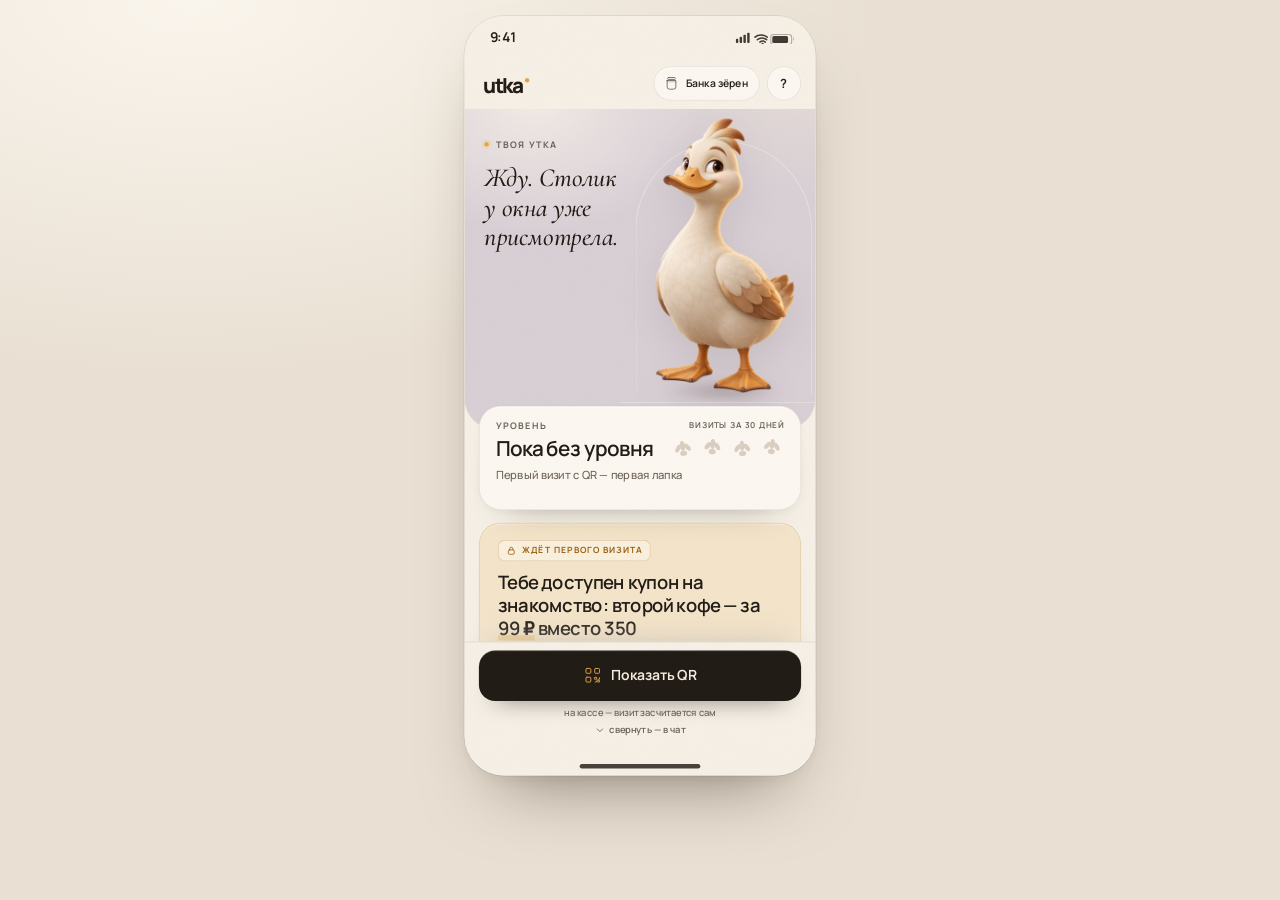
<file: index.html>
<!doctype html>
<html lang="ru">
<head>
  <meta charset="utf-8">
  <meta name="viewport" content="width=device-width, initial-scale=1, viewport-fit=cover">
  <meta name="theme-color" content="#F5EFE5">
  <title>UTKA — интерактивный прототип</title>
  <link rel="stylesheet" href="assets/fonts.css">
  <link rel="stylesheet" href="styles/app.css">
</head>
<body>

  <!-- ICON SPRITE -->
  <svg class="svg-sprite" aria-hidden="true" focusable="false">
    <symbol id="i-paw" viewBox="0 0 32 32">
      <ellipse cx="9.3" cy="15.2" rx="3.1" ry="6.1" transform="rotate(36 9.3 15.2)"/>
      <ellipse cx="16" cy="12.2" rx="3.3" ry="7"/>
      <ellipse cx="22.7" cy="15.2" rx="3.1" ry="6.1" transform="rotate(-36 22.7 15.2)"/>
      <ellipse cx="16" cy="23.1" rx="5" ry="3.6"/>
    </symbol>
    <symbol id="i-jar" viewBox="0 0 32 32">
      <rect x="8.4" y="4.2" width="15.2" height="3.8" rx="1.5"/>
      <path d="M7.4 10.1h17.2v12.7a4.4 4.4 0 0 1-4.4 4.4h-8.4a4.4 4.4 0 0 1-4.4-4.4V10.1Z"/>
      <path d="M7.4 12.7h17.2" opacity=".42"/>
    </symbol>
    <symbol id="i-jar-full" viewBox="0 0 32 32">
      <rect x="8.4" y="4.2" width="15.2" height="3.8" rx="1.5"/>
      <path d="M7.4 10.1h17.2v12.7a4.4 4.4 0 0 1-4.4 4.4h-8.4a4.4 4.4 0 0 1-4.4-4.4V10.1Z"/>
      <path d="M7.4 12.7h17.2" opacity=".42"/>
      <g fill="#E3A843" stroke="none">
        <ellipse cx="13" cy="18.4" rx="1.7" ry="2.5" transform="rotate(-24 13 18.4)"/>
        <ellipse cx="19.4" cy="19.9" rx="1.7" ry="2.5" transform="rotate(20 19.4 19.9)"/>
        <ellipse cx="16.1" cy="23.6" rx="1.7" ry="2.5" transform="rotate(-8 16.1 23.6)"/>
      </g>
    </symbol>
    <symbol id="i-cup" viewBox="0 0 32 32">
      <path d="M7.7 12.7h13.9v5.5a5.9 5.9 0 0 1-5.9 5.9h-2.1a5.9 5.9 0 0 1-5.9-5.9v-5.5Z"/>
      <path d="M21.6 14.5h1.3a3.1 3.1 0 0 1 0 6.2h-1.3"/>
      <path d="M6.6 27.4h16.2"/>
      <path d="M11.7 9.4c0-1.2.9-2.1 2.1-2.1M16.2 9.4c0-1.2.9-2.1 2.1-2.1" opacity=".7"/>
    </symbol>
    <symbol id="i-bean" viewBox="0 0 32 32">
      <ellipse cx="16" cy="16" rx="7.2" ry="10" transform="rotate(35 16 16)"/>
      <path d="M11.3 22.5c3.6-1.2 6-4 7.2-8.6" opacity=".65"/>
    </symbol>
    <symbol id="i-pin" viewBox="0 0 32 32">
      <path d="M16 27.2s8.2-6.9 8.2-13.9a8.2 8.2 0 1 0-16.4 0c0 7 8.2 13.9 8.2 13.9Z"/>
      <circle cx="16" cy="13.2" r="2.8"/>
    </symbol>
    <symbol id="i-qr" viewBox="0 0 32 32">
      <rect x="4.5" y="4.5" width="8.2" height="8.2" rx="1.6"/>
      <rect x="19.3" y="4.5" width="8.2" height="8.2" rx="1.6"/>
      <rect x="4.5" y="19.3" width="8.2" height="8.2" rx="1.6"/>
      <path d="M19.5 19.5h3.2v3.2h-3.2zM24.8 24.8h2.7v2.7h-2.7zM20 27.5h2.1v-2.1M27.5 20v2.8h-2.7" stroke-width="1.4"/>
    </symbol>
    <symbol id="i-arrow" viewBox="0 0 24 24">
      <path d="M4.5 12h14M13 6.5l5.5 5.5L13 17.5"/>
    </symbol>
    <symbol id="i-chevron-down" viewBox="0 0 24 24">
      <path d="m6.5 9.5 5.5 5.5 5.5-5.5"/>
    </symbol>
    <symbol id="i-lock" viewBox="0 0 24 24">
      <rect x="5.5" y="10.3" width="13" height="10" rx="2.6"/>
      <path d="M8.6 10.3V7.8a3.4 3.4 0 0 1 6.8 0v2.5"/>
    </symbol>
    <symbol id="i-close" viewBox="0 0 24 24">
      <path d="m7 7 10 10M17 7 7 17"/>
    </symbol>
    <symbol id="i-chat" viewBox="0 0 24 24">
      <path d="M12 4.4c-5 0-8.7 3.2-8.7 7.2 0 2.2 1.1 4.1 2.9 5.4v3.5l3.4-1.9c.8.2 1.6.3 2.4.3 5 0 8.7-3.2 8.7-7.3S17 4.4 12 4.4Z"/>
    </symbol>
    <symbol id="i-plus" viewBox="0 0 24 24">
      <path d="M12 5v14M5 12h14"/>
    </symbol>
    <symbol id="i-send" viewBox="0 0 24 24">
      <path d="M12 19V5M6.5 10.5 12 5l5.5 5.5"/>
    </symbol>
  </svg>

  <div class="demo">
    <header class="demo__bar">
      <div class="demo__identity">
        <span class="demo__brand">utka<span class="brand__dot"></span></span>
        <span class="demo__kicker">интерактивный прототип</span>
      </div>

      <div class="segmented" role="group" aria-label="Состояние гостя">
        <button class="segmented__btn is-active" type="button" data-state-btn="guest" aria-pressed="true">До визита</button>
        <button class="segmented__btn" type="button" data-state-btn="regular" aria-pressed="false">3 визита</button>
      </div>

      <p class="demo__hint">Клавиши 1 / 2 · QR, помощь и чат работают</p>
    </header>

    <div class="device">
      <div class="screen" id="screen" data-state="guest">

        <header class="chrome">
          <div class="statusbar" aria-hidden="true">
            <span class="statusbar__time">9:41</span>
            <svg class="statusbar__icons" viewBox="0 0 66 14" width="66" height="14">
              <g fill="currentColor">
                <rect x=".5" y="8.4" width="2.7" height="4.6" rx="1"/>
                <rect x="4.7" y="6.1" width="2.7" height="6.9" rx="1"/>
                <rect x="8.9" y="3.8" width="2.7" height="9.2" rx="1"/>
                <rect x="13.1" y="1.5" width="2.7" height="11.5" rx="1"/>
              </g>
              <g fill="none" stroke="currentColor" stroke-width="1.7" stroke-linecap="round">
                <path d="M21.8 6.5c3.7-3.3 9.8-3.3 13.5 0"/>
                <path d="M24.4 9.3c2.9-2.5 7.4-2.5 10.3 0"/>
                <path d="M27.2 12c1.7-1.4 4.3-1.4 6 0"/>
              </g>
              <circle cx="30.2" cy="14.1" r="1.25" fill="currentColor"/>
              <rect x="39.3" y="3.6" width="23.2" height="11.2" rx="3.2" fill="none" stroke="currentColor" stroke-opacity=".38" stroke-width="1.2"/>
              <rect x="41" y="5.3" width="17.5" height="7.8" rx="1.8" fill="currentColor"/>
              <path d="M64.2 6.6v3.9c1.1-.4 1.1-3.5 0-3.9Z" fill="currentColor" fill-opacity=".38"/>
            </svg>
          </div>

          <div class="appbar">
            <span class="brand" aria-label="UTKA">utka<span class="brand__dot"></span></span>
            <div class="appbar__actions">
              <button class="beanbank" type="button" data-sheet="beans" data-count="0" aria-label="Банка зёрен: пусто">
                <svg class="icon beanbank__jar" aria-hidden="true"><use href="#i-jar"/></svg>
                <span class="beanbank__label">Банка зёрен</span>
              </button>
              <button class="helpbtn" type="button" data-sheet="help" aria-label="Как работает программа лояльности">
                <span aria-hidden="true">?</span>
              </button>
            </div>
          </div>
        </header>

        <main class="scroll" id="scroll">
          <section class="hero" aria-labelledby="duckLabel">
            <div class="hero__arch" aria-hidden="true"></div>
            <div class="hero__sill" aria-hidden="true"></div>

            <div class="hero__copy">
              <p class="eyebrow hero__eyebrow" id="duckLabel"><span class="eyebrow__dot"></span>Твоя утка</p>
              <p class="duck-quote" id="duckQuote">Жду. Столик у окна уже присмотрела.</p>
            </div>

            <div class="hero__duck" aria-hidden="true">
              <span class="duck-shadow"></span>
              <img class="duck duck--base is-visible" src="assets/utka-duck-base.png" alt="" width="660" height="1240">
              <img class="duck duck--apron" src="assets/utka-duck-apron.png" alt="" width="660" height="1240">
            </div>
          </section>

          <section class="level" aria-labelledby="levelTitle">
            <div class="level__meta">
              <span class="eyebrow">Уровень</span>
              <span class="level__window">визиты за 30 дней</span>
            </div>
            <div class="level__main">
              <h1 class="level__title" id="levelTitle">Пока без уровня</h1>
              <div class="paws" id="paws" role="img" aria-label="0 из 4 лапок"></div>
            </div>
            <p class="level__caption" id="levelCaption">Первый визит с QR — первая лапка</p>
          </section>

          <section class="offer" id="offer" data-tone="pending" aria-labelledby="offerTitle">
            <div class="offer__head">
              <span class="offer__badge" id="offerBadge">
                <svg class="icon offer__lock" aria-hidden="true"><use href="#i-lock"/></svg>
                <span class="offer__badge-text">Ждёт первого визита</span>
              </span>
            </div>

            <h2 class="offer__title" id="offerTitle">Тебе доступен купон на знакомство: второй кофе — за 99 ₽ вместо 350</h2>

            <div class="offer__detail offer__detail--pending" id="offerDetailPending">
              <p class="offer__desc" id="offerDescription">Сегодня кофе по обычной цене. Купон проснётся после первого визита и будет действовать 7 дней: капучино, латте, американо или флэт уайт.</p>
            </div>

            <div class="offer__detail offer__detail--active" id="offerDetailActive">
              <div class="boxline">
                <div class="stamps" id="stamps" role="img" aria-label="Отметки Бокса: 1 из 3"></div>
                <span class="box-sep" aria-hidden="true"></span>
                <div class="reward">
                  <span class="reward__cup" aria-hidden="true">
                    <svg class="icon"><use href="#i-cup"/></svg>
                  </span>
                  <span class="reward__label">бесплатно</span>
                </div>
              </div>
              <p class="offer__data" id="boxData">Отметки: 1 из 3. Бокс действует до 7 августа.</p>
            </div>

            <div class="offer__foot">
              <button class="linkbtn" type="button" data-sheet="offers">
                <span>Все купоны и предложения</span>
                <svg class="icon" aria-hidden="true"><use href="#i-arrow"/></svg>
              </button>
            </div>
          </section>

          <section class="savings" id="savings" aria-label="Экономия" hidden>
            <div>
              <h3 class="savings__title">Сэкономлено: <span class="savings__value">251 ₽</span></h3>
              <p class="savings__note">это почти чашка капучино</p>
            </div>
            <svg class="icon savings__icon" aria-hidden="true"><use href="#i-cup"/></svg>
          </section>

          <section class="cafe" aria-labelledby="cafeTitle">
            <span class="cafe__icon" aria-hidden="true">
              <svg class="icon"><use href="#i-pin"/></svg>
            </span>
            <div class="cafe__text">
              <h3 id="cafeTitle">Кофейня рядом</h3>
              <p>6 минут пешком</p>
            </div>
            <span class="cafe__rule" aria-hidden="true"></span>
          </section>

          <div class="scroll-end" aria-hidden="true"></div>
        </main>

        <div class="dockwrap">
          <div class="dock">
            <button class="qrbtn" type="button" data-sheet="qr">
              <svg class="icon qrbtn__icon" aria-hidden="true"><use href="#i-qr"/></svg>
              <span>Показать QR</span>
            </button>
            <p class="dock__caption" id="dockCaption">на кассе — визит засчитается сам</p>
            <button class="chatlink" type="button" data-sheet="chat">
              <svg class="icon" aria-hidden="true"><use href="#i-chevron-down"/></svg>
              <span>свернуть — в чат</span>
            </button>
          </div>
        </div>

        <div class="homebar" aria-hidden="true"></div>

        <div class="sheet-layer" id="sheetLayer" hidden>
          <div class="sheet-backdrop" data-close-sheet></div>
          <section class="sheet" id="sheet" role="dialog" aria-modal="true" aria-labelledby="sheetTitle" tabindex="-1">
            <div class="sheet__handle" aria-hidden="true"></div>
            <div class="sheet__content" id="sheetContent"></div>
          </section>
        </div>

      </div>
    </div>

    <footer class="demo__footer">
      <span>Мобильный экран 390 × 844 · iOS safe areas</span>
      <span class="demo__footer-sep" aria-hidden="true"></span>
      <a href="about.html">О проекте</a>
      <a href="system.html">Дизайн-система</a>
    </footer>
  </div>

  <script src="data.js"></script>
  <script src="app.js"></script>
</body>
</html>
</file>
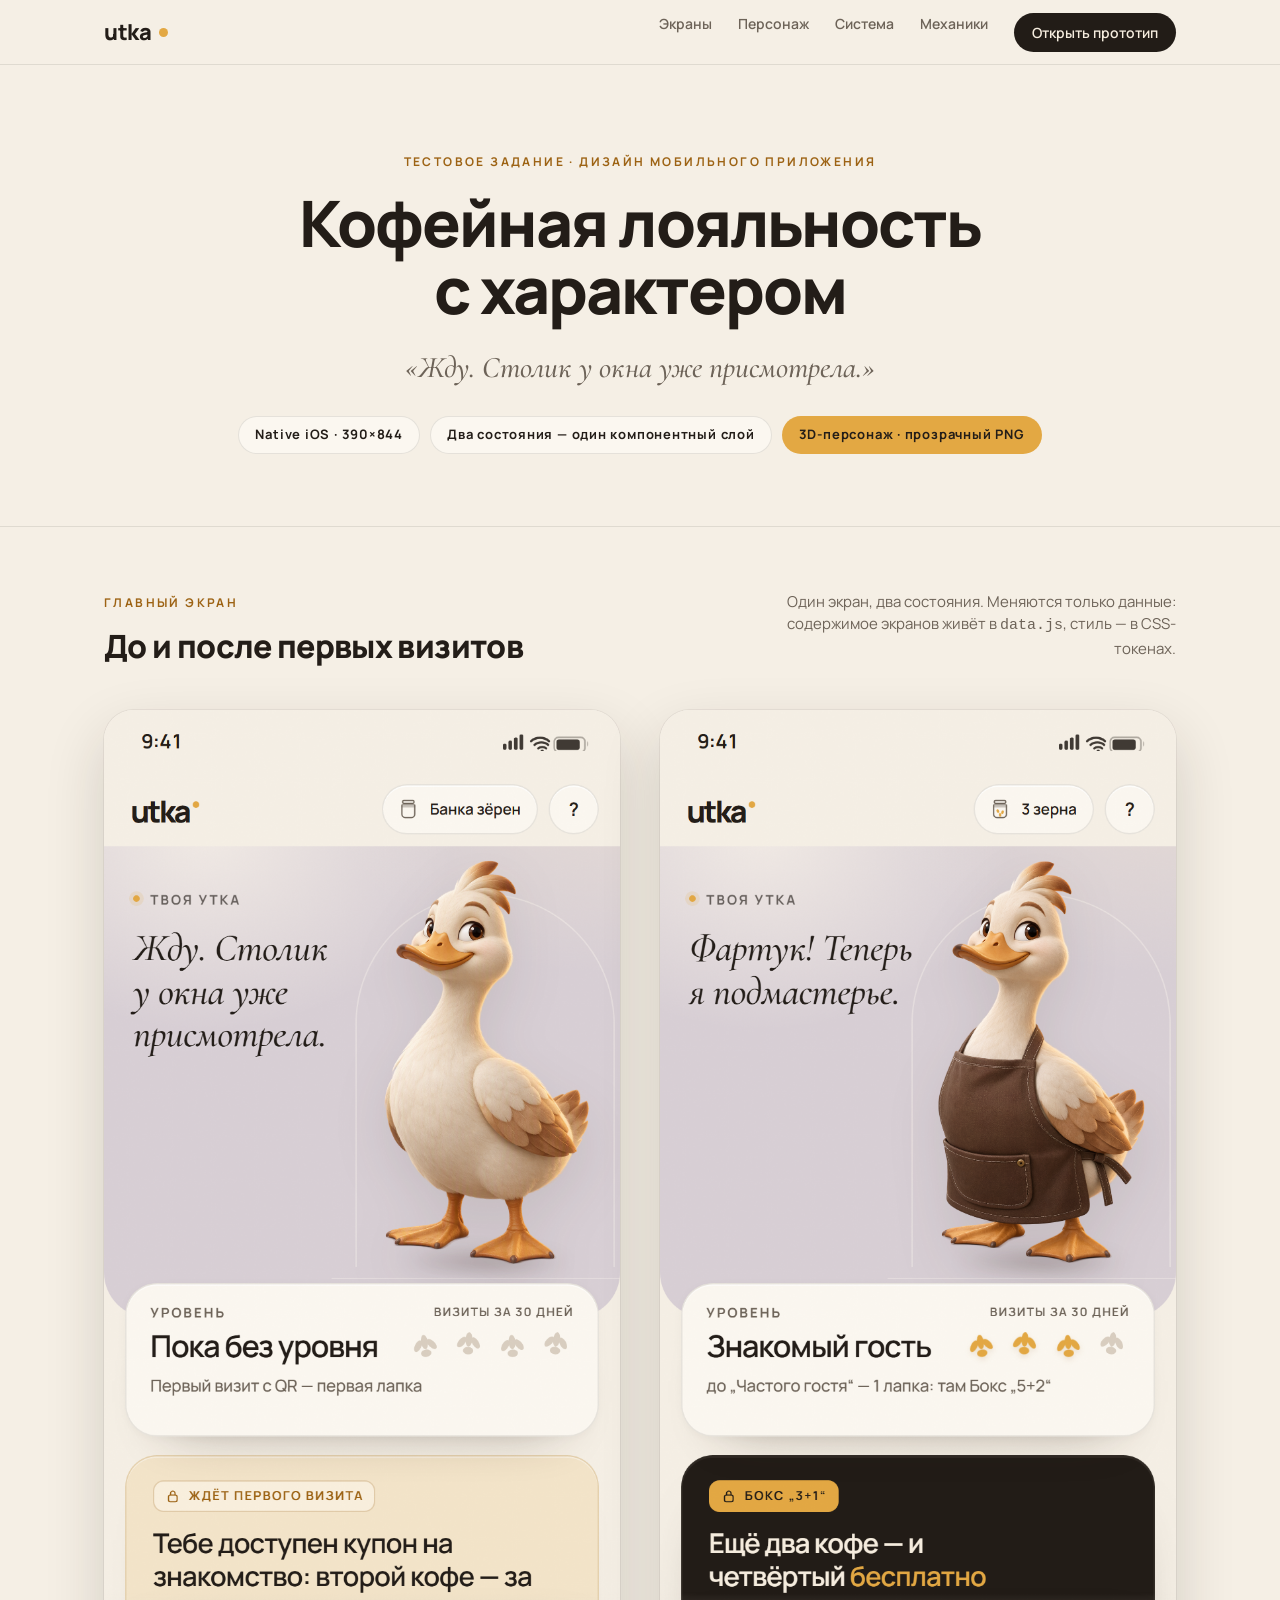
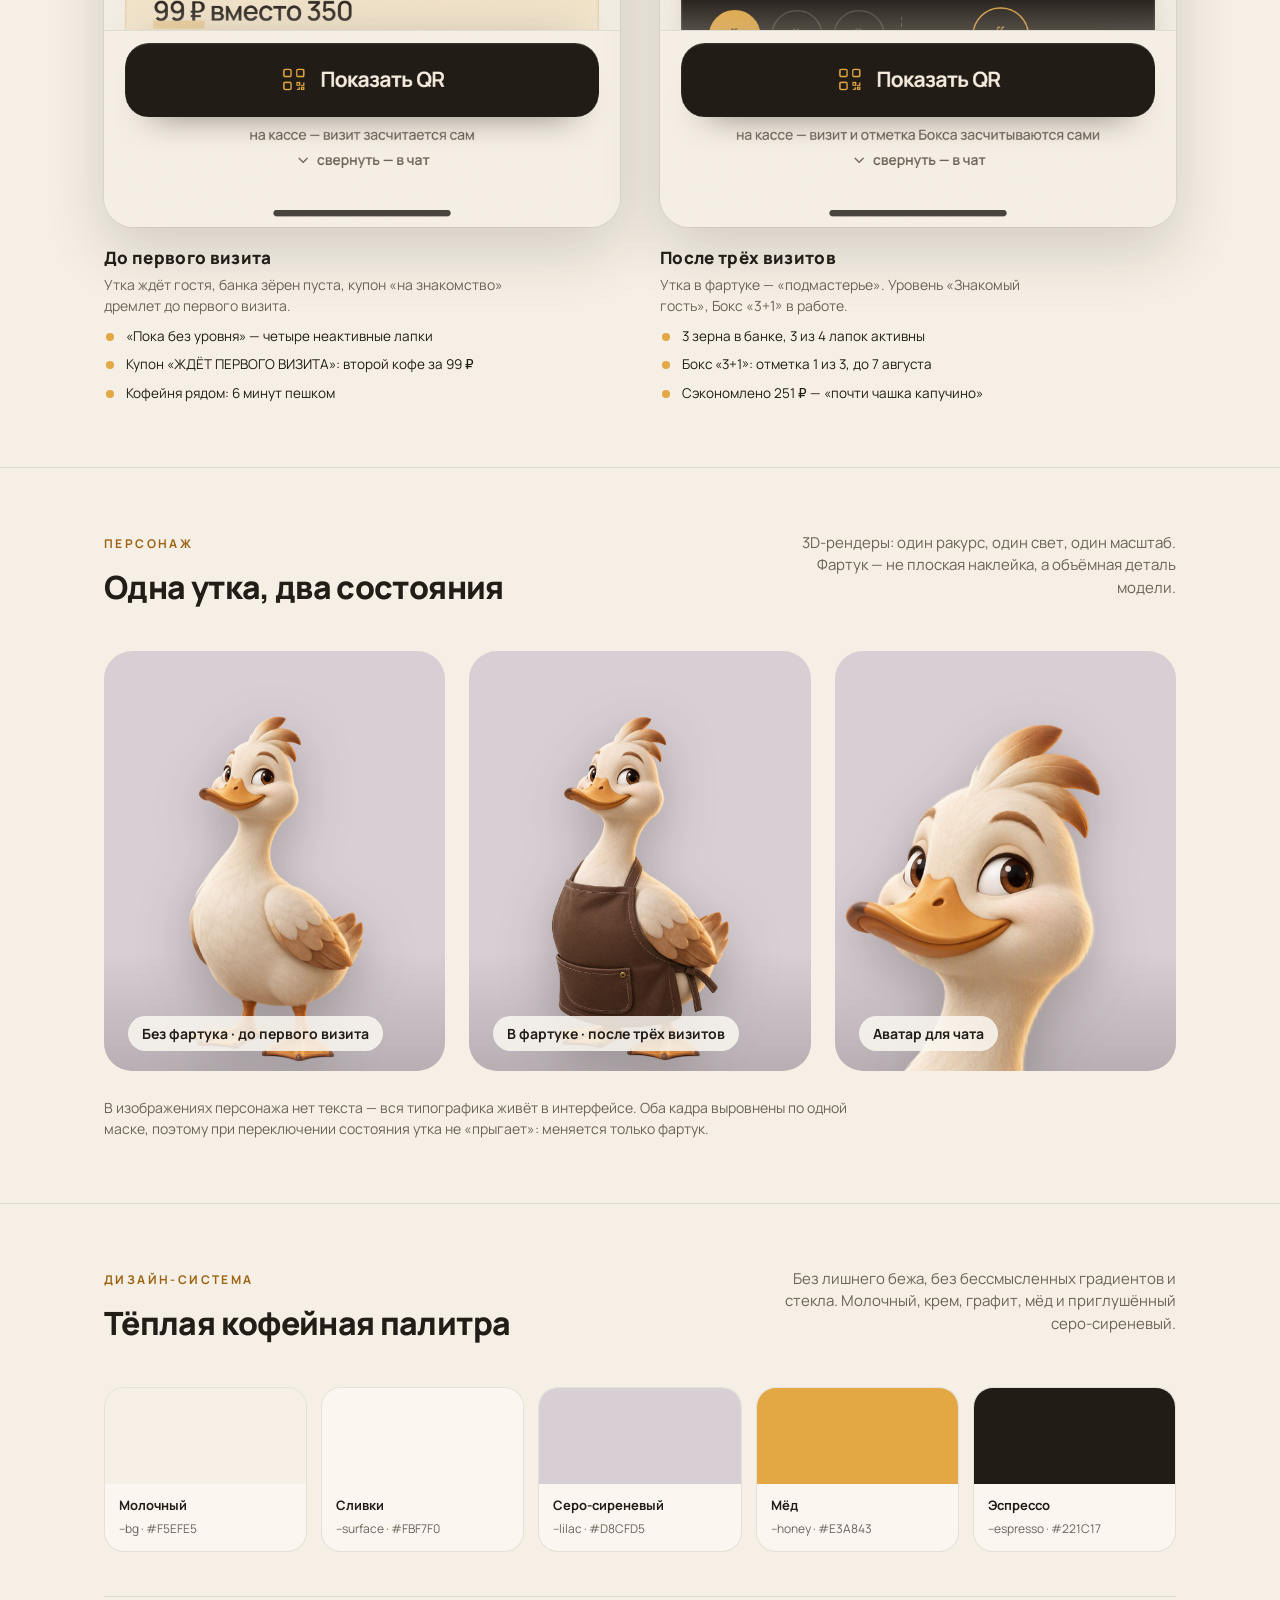
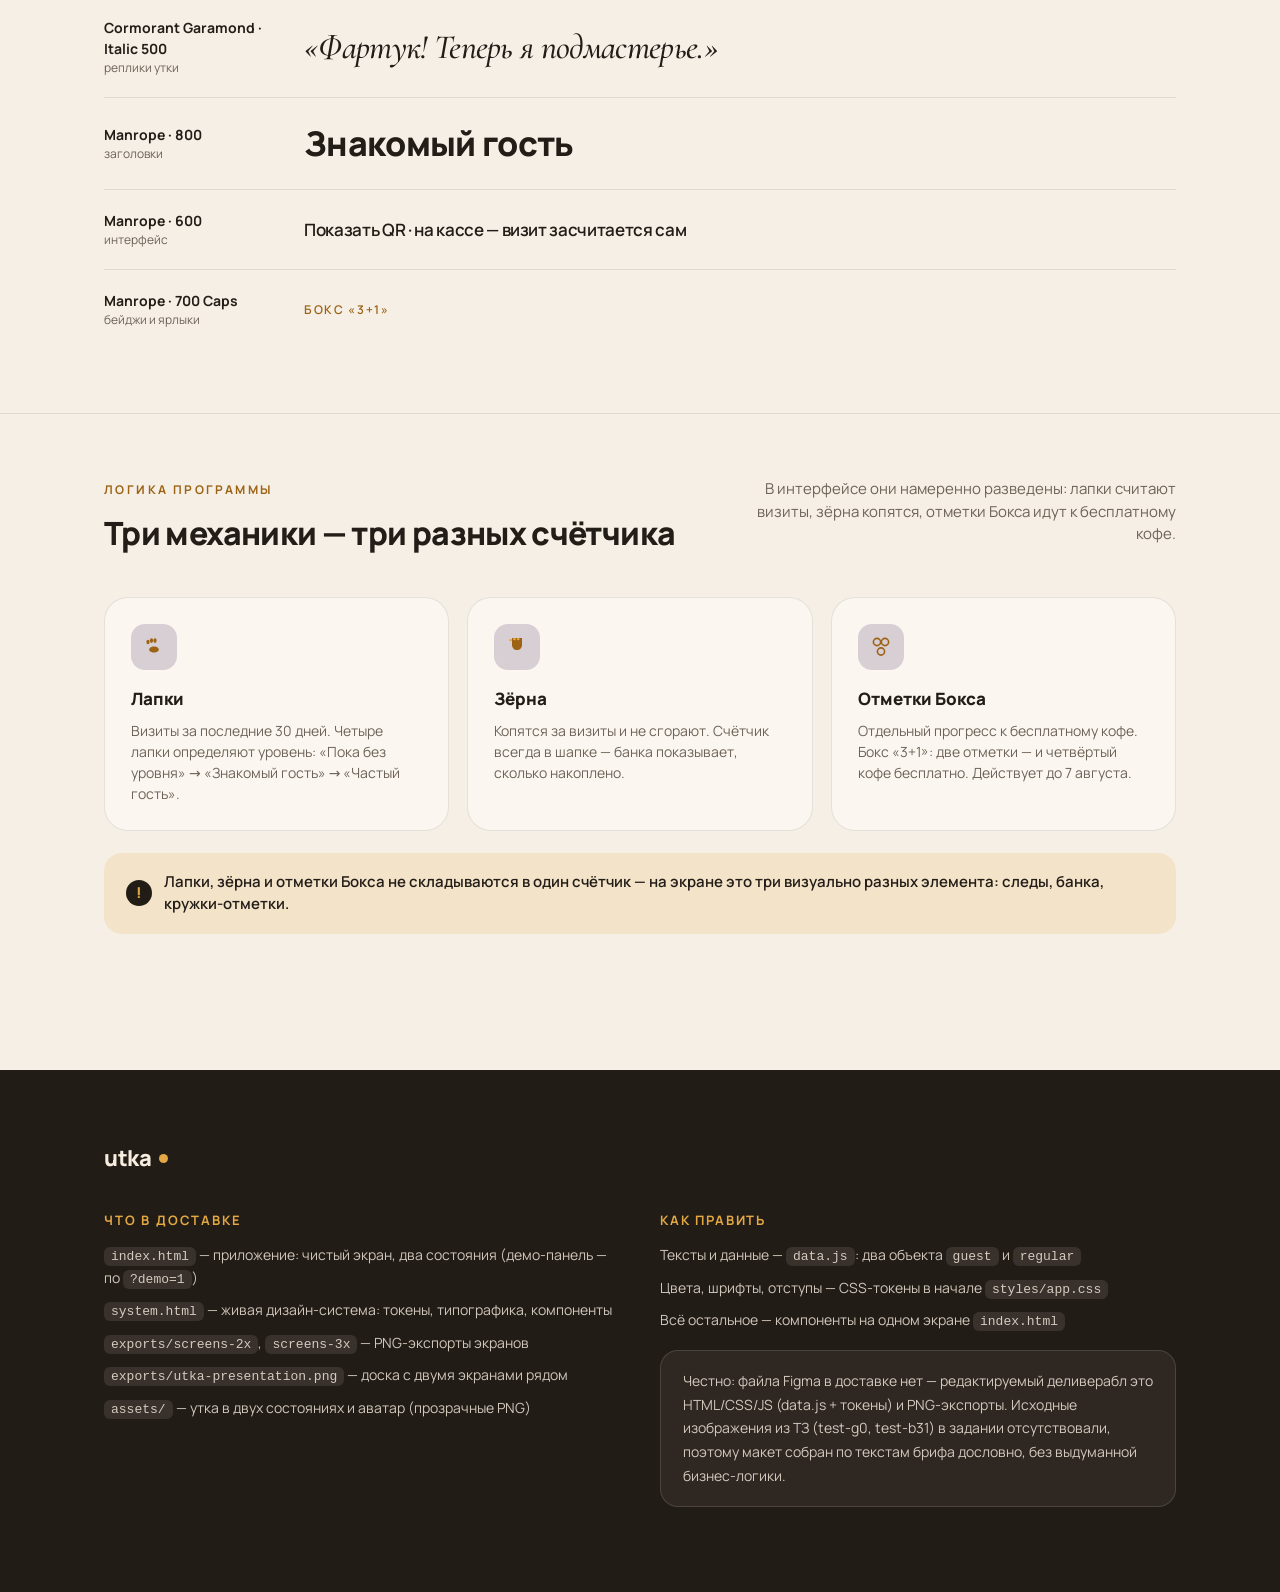
<file: about.html>
<!doctype html>
<html lang="ru">
<head>
<meta charset="utf-8">
<meta name="viewport" content="width=device-width, initial-scale=1">
<meta name="theme-color" content="#F5EFE5">
<title>UTKA — Премиальное приложение лояльности кофеен | Тестовое задание</title>
<link rel="stylesheet" href="assets/fonts.css">
<style>
  :root{
    --bg:#F5EFE5; --surface:#FBF7F0; --lilac:#D8CFD5; --lilac-deep:#B9ACB2;
    --ink:#231D18; --ink-soft:#6D6358; --espresso:#221C17;
    --cream:#F6EDDF; --honey:#E3A843; --honey-deep:#9D6314;
    --card-cream:#F3E4C9; --line:rgba(35,29,24,.10);
    --serif:"Cormorant Garamond",Georgia,serif;
  }
  *{ margin:0; padding:0; box-sizing:border-box; }
  html{ scroll-behavior:smooth; }
  body{ font-family:"Manrope",system-ui,sans-serif; background:var(--bg); color:var(--ink); line-height:1.5; -webkit-font-smoothing:antialiased; }
  .wrap{ max-width:1120px; margin:0 auto; padding:0 24px; }
  a{ color:inherit; }

  /* header */
  .masthead{ position:sticky; top:0; z-index:50; background:rgba(245,239,229,.92); backdrop-filter:blur(10px); border-bottom:1px solid var(--line); }
  .masthead__in{ display:flex; align-items:center; justify-content:space-between; height:64px; }
  .brand{ display:flex; align-items:center; gap:8px; font-weight:800; font-size:22px; letter-spacing:-.02em; }
  .brand__dot{ width:9px; height:9px; border-radius:50%; background:var(--honey); }
  .nav{ display:flex; gap:26px; font-size:14px; font-weight:600; color:var(--ink-soft); }
  .nav a{ text-decoration:none; }
  .nav a:hover{ color:var(--ink); }
  .nav .cta{ color:var(--cream); background:var(--espresso); padding:9px 18px; border-radius:999px; }
  .nav .cta:hover{ color:var(--cream); }

  /* hero */
  .hero{ padding:88px 0 72px; text-align:center; }
  .hero__eyebrow{ font-size:12px; font-weight:700; letter-spacing:.2em; text-transform:uppercase; color:var(--honey-deep); margin-bottom:18px; }
  .hero h1{ font-size:clamp(38px,5.4vw,64px); font-weight:800; letter-spacing:-.03em; line-height:1.05; }
  .hero__quote{ font-family:var(--serif); font-style:italic; font-size:clamp(22px,2.6vw,30px); color:var(--ink-soft); margin:22px auto 0; max-width:640px; }
  .hero__meta{ margin-top:26px; display:flex; justify-content:center; gap:10px; flex-wrap:wrap; }
  .chip{ font-size:13px; font-weight:700; letter-spacing:.06em; color:var(--ink); border:1px solid var(--line); background:var(--surface); padding:8px 16px; border-radius:999px; }
  .chip--honey{ background:var(--honey); border-color:transparent; }

  /* screens */
  .section{ padding:64px 0; border-top:1px solid var(--line); }
  .section__head{ display:flex; align-items:baseline; justify-content:space-between; gap:24px; margin-bottom:40px; }
  .section__kicker{ font-size:12px; font-weight:700; letter-spacing:.2em; text-transform:uppercase; color:var(--honey-deep); margin-bottom:10px; }
  .section h2{ font-size:32px; font-weight:800; letter-spacing:-.02em; }
  .section__note{ font-size:15px; color:var(--ink-soft); max-width:420px; text-align:right; }
  .duo{ display:grid; grid-template-columns:1fr 1fr; gap:40px; }
  .screen-card{ display:flex; flex-direction:column; gap:18px; }
  .screen-frame{ border-radius:30px; overflow:hidden; box-shadow:0 24px 60px rgba(35,29,24,.16), 0 0 0 1px rgba(35,29,24,.06); background:var(--surface); }
  .screen-frame img{ width:100%; display:block; }
  .screen-card__cap h3{ font-size:17px; font-weight:800; letter-spacing:.02em; }
  .screen-card__cap p{ font-size:14px; color:var(--ink-soft); margin-top:4px; max-width:400px; }
  .screen-card__list{ list-style:none; margin-top:10px; display:flex; flex-direction:column; gap:8px; }
  .screen-card__list li{ font-size:13.5px; color:var(--ink); padding-left:22px; position:relative; }
  .screen-card__list li::before{ content:""; position:absolute; left:2px; top:7px; width:8px; height:8px; border-radius:50%; background:var(--honey); }

  /* character */
  .char{ display:grid; grid-template-columns:1fr 1fr 1fr; gap:24px; }
  .char-card{ background:var(--lilac); border-radius:28px; padding:28px 28px 0; display:flex; flex-direction:column; align-items:center; justify-content:flex-end; min-height:420px; position:relative; overflow:hidden; }
  .char-card::after{ content:""; position:absolute; inset:auto 0 0 0; height:120px; background:linear-gradient(transparent, rgba(35,29,24,.18)); pointer-events:none; }
  .char-card img{ height:360px; object-fit:contain; filter:drop-shadow(0 18px 26px rgba(35,29,24,.28)); position:relative; z-index:1; }
  .char-card figcaption{ position:absolute; left:24px; bottom:20px; font-size:14px; font-weight:700; color:var(--ink); background:rgba(251,247,240,.85); padding:7px 14px; border-radius:999px; z-index:2; }
  .char-note{ margin-top:26px; font-size:14px; color:var(--ink-soft); max-width:760px; }

  /* system */
  .tokens{ display:grid; grid-template-columns:repeat(5,1fr); gap:14px; margin-bottom:44px; }
  .token{ border-radius:20px; overflow:hidden; border:1px solid var(--line); background:var(--surface); }
  .token__sw{ height:96px; }
  .token__meta{ padding:12px 14px; }
  .token__meta b{ display:block; font-size:13px; }
  .token__meta span{ font-size:12px; color:var(--ink-soft); }
  .type-row{ display:grid; grid-template-columns:180px 1fr; gap:20px; align-items:center; padding:20px 0; border-top:1px solid var(--line); }
  .type-row:first-of-type{ border-top:none; }
  .type-row__meta{ font-size:12px; color:var(--ink-soft); }
  .type-row__meta b{ display:block; font-size:14px; color:var(--ink); }
  .type-row__sample{ font-size:34px; font-weight:800; letter-spacing:-.02em; }
  .type-row__sample--quote{ font-family:var(--serif); font-style:italic; font-weight:500; }
  .type-row__sample--ui{ font-size:17px; font-weight:600; }
  .type-row__sample--caption{ font-size:12px; font-weight:600; letter-spacing:.14em; text-transform:uppercase; color:var(--honey-deep); }

  /* mechanics */
  .mech{ display:grid; grid-template-columns:repeat(3,1fr); gap:18px; }
  .mech-card{ background:var(--surface); border:1px solid var(--line); border-radius:24px; padding:26px; }
  .mech-card__icon{ width:46px; height:46px; border-radius:14px; background:var(--lilac); display:flex; align-items:center; justify-content:center; margin-bottom:16px; }
  .mech-card__icon svg{ width:24px; height:24px; }
  .mech-card h3{ font-size:17px; font-weight:800; margin-bottom:8px; }
  .mech-card p{ font-size:14px; color:var(--ink-soft); }
  .mech-rule{ margin-top:22px; background:var(--card-cream); border-radius:18px; padding:18px 22px; font-size:15px; font-weight:600; display:flex; gap:12px; align-items:center; }
  .mech-rule::before{ content:"!"; flex:0 0 auto; width:26px; height:26px; border-radius:50%; background:var(--espresso); color:var(--honey); display:flex; align-items:center; justify-content:center; font-weight:800; }

  /* footer */
  .footer{ background:var(--espresso); color:var(--cream); padding:72px 0 88px; margin-top:72px; }
  .footer h2{ font-size:26px; font-weight:800; letter-spacing:-.02em; }
  .footer .brand{ color:var(--cream); }
  .footer-grid{ display:grid; grid-template-columns:1fr 1fr; gap:40px; margin-top:36px; }
  .footer h3{ font-size:13px; font-weight:700; letter-spacing:.14em; text-transform:uppercase; color:var(--honey); margin-bottom:14px; }
  .footer p, .footer li{ font-size:14px; color:rgba(246,237,223,.82); }
  .footer ul{ list-style:none; display:flex; flex-direction:column; gap:10px; }
  .footer code{ font-family:ui-monospace,Consolas,monospace; font-size:13px; background:rgba(246,237,223,.1); padding:2px 7px; border-radius:6px; }
  .footer .honest{ background:rgba(246,237,223,.06); border:1px solid rgba(246,237,223,.14); border-radius:18px; padding:18px 22px; font-size:14px; line-height:1.7; }

  @media (max-width:900px){
    .duo,.char,.tokens,.mech,.footer-grid{ grid-template-columns:1fr; }
    .section__head{ flex-direction:column; gap:10px; }
    .section__note{ text-align:left; }
    .nav a:not(.cta){ display:none; }
  }
</style>
</head>
<body>

<header class="masthead">
  <div class="wrap masthead__in">
    <div class="brand">utka<span class="brand__dot"></span></div>
    <nav class="nav">
      <a href="#screens">Экраны</a>
      <a href="#character">Персонаж</a>
      <a href="#system">Система</a>
      <a href="#mechanics">Механики</a>
      <a class="cta" href="index.html">Открыть прототип</a>
    </nav>
  </div>
</header>

<section class="hero wrap">
  <div class="hero__eyebrow">Тестовое задание · дизайн мобильного приложения</div>
  <h1>Кофейная лояльность<br>с характером</h1>
  <p class="hero__quote">«Жду. Столик у окна уже присмотрела.»</p>
  <div class="hero__meta">
    <span class="chip">Native iOS · 390×844</span>
    <span class="chip">Два состояния — один компонентный слой</span>
    <span class="chip chip--honey">3D-персонаж · прозрачный PNG</span>
  </div>
</section>

<section class="section" id="screens">
  <div class="wrap">
    <div class="section__head">
      <div>
        <div class="section__kicker">Главный экран</div>
        <h2>До и после первых визитов</h2>
      </div>
      <p class="section__note">Один экран, два состояния. Меняются только данные: содержимое экранов живёт в <code>data.js</code>, стиль — в CSS-токенах.</p>
    </div>
    <div class="duo">
      <div class="screen-card">
        <div class="screen-frame"><img src="exports/screens-2x/utka-guest.png" alt="Экран UTKA до первого визита"></div>
        <div class="screen-card__cap">
          <h3>До первого визита</h3>
          <p>Утка ждёт гостя, банка зёрен пуста, купон «на знакомство» дремлет до первого визита.</p>
          <ul class="screen-card__list">
            <li>«Пока без уровня» — четыре неактивные лапки</li>
            <li>Купон «ЖДЁТ ПЕРВОГО ВИЗИТА»: второй кофе за 99 ₽</li>
            <li>Кофейня рядом: 6 минут пешком</li>
          </ul>
        </div>
      </div>
      <div class="screen-card">
        <div class="screen-frame"><img src="exports/screens-2x/utka-regular.png" alt="Экран UTKA после трёх визитов"></div>
        <div class="screen-card__cap">
          <h3>После трёх визитов</h3>
          <p>Утка в фартуке — «подмастерье». Уровень «Знакомый гость», Бокс «3+1» в работе.</p>
          <ul class="screen-card__list">
            <li>3 зерна в банке, 3 из 4 лапок активны</li>
            <li>Бокс «3+1»: отметка 1 из 3, до 7 августа</li>
            <li>Сэкономлено 251 ₽ — «почти чашка капучино»</li>
          </ul>
        </div>
      </div>
    </div>
  </div>
</section>

<section class="section" id="character">
  <div class="wrap">
    <div class="section__head">
      <div>
        <div class="section__kicker">Персонаж</div>
        <h2>Одна утка, два состояния</h2>
      </div>
      <p class="section__note">3D-рендеры: один ракурс, один свет, один масштаб. Фартук — не плоская наклейка, а объёмная деталь модели.</p>
    </div>
    <div class="char">
      <figure class="char-card">
        <img src="assets/utka-duck-base.png" alt="Утка без фартука — 3D-рендер с прозрачным фоном">
        <figcaption>Без фартука · до первого визита</figcaption>
      </figure>
      <figure class="char-card">
        <img src="assets/utka-duck-apron.png" alt="Утка в фартуке — 3D-рендер с прозрачным фоном">
        <figcaption>В фартуке · после трёх визитов</figcaption>
      </figure>
      <figure class="char-card">
        <img src="assets/utka-avatar.png" alt="Аватар утки для чата">
        <figcaption>Аватар для чата</figcaption>
      </figure>
    </div>
    <p class="char-note">В изображениях персонажа нет текста — вся типографика живёт в интерфейсе. Оба кадра выровнены по одной маске, поэтому при переключении состояния утка не «прыгает»: меняется только фартук.</p>
  </div>
</section>

<section class="section" id="system">
  <div class="wrap">
    <div class="section__head">
      <div>
        <div class="section__kicker">Дизайн-система</div>
        <h2>Тёплая кофейная палитра</h2>
      </div>
      <p class="section__note">Без лишнего бежа, без бессмысленных градиентов и стекла. Молочный, крем, графит, мёд и приглушённый серо-сиреневый.</p>
    </div>
    <div class="tokens">
      <div class="token"><div class="token__sw" style="background:#F5EFE5"></div><div class="token__meta"><b>Молочный</b><span>--bg · #F5EFE5</span></div></div>
      <div class="token"><div class="token__sw" style="background:#FBF7F0"></div><div class="token__meta"><b>Сливки</b><span>--surface · #FBF7F0</span></div></div>
      <div class="token"><div class="token__sw" style="background:#D8CFD5"></div><div class="token__meta"><b>Серо-сиреневый</b><span>--lilac · #D8CFD5</span></div></div>
      <div class="token"><div class="token__sw" style="background:#E3A843"></div><div class="token__meta"><b>Мёд</b><span>--honey · #E3A843</span></div></div>
      <div class="token"><div class="token__sw" style="background:#221C17"></div><div class="token__meta"><b>Эспрессо</b><span>--espresso · #221C17</span></div></div>
    </div>
    <div class="type-row">
      <div class="type-row__meta"><b>Cormorant Garamond · Italic 500</b>реплики утки</div>
      <div class="type-row__sample type-row__sample--quote">«Фартук! Теперь я подмастерье.»</div>
    </div>
    <div class="type-row">
      <div class="type-row__meta"><b>Manrope · 800</b>заголовки</div>
      <div class="type-row__sample">Знакомый гость</div>
    </div>
    <div class="type-row">
      <div class="type-row__meta"><b>Manrope · 600</b>интерфейс</div>
      <div class="type-row__sample type-row__sample--ui">Показать QR · на кассе — визит засчитается сам</div>
    </div>
    <div class="type-row">
      <div class="type-row__meta"><b>Manrope · 700 Caps</b>бейджи и ярлыки</div>
      <div class="type-row__sample type-row__sample--caption">БОКС «3+1»</div>
    </div>
  </div>
</section>

<section class="section" id="mechanics">
  <div class="wrap">
    <div class="section__head">
      <div>
        <div class="section__kicker">Логика программы</div>
        <h2>Три механики — три разных счётчика</h2>
      </div>
      <p class="section__note">В интерфейсе они намеренно разведены: лапки считают визиты, зёрна копятся, отметки Бокса идут к бесплатному кофе.</p>
    </div>
    <div class="mech">
      <div class="mech-card">
        <div class="mech-card__icon">
          <svg viewBox="0 0 24 24" fill="#9D6314"><ellipse cx="6" cy="7" rx="1.6" ry="2.2"/><ellipse cx="9.5" cy="5.6" rx="1.6" ry="2.4"/><ellipse cx="13" cy="5.6" rx="1.6" ry="2.4"/><path d="M7.5 13.5c1.8-2.6 7.2-2.6 9 0 1.2 1.7-.8 4-4.5 4s-5.7-2.3-4.5-4z"/></svg>
        </div>
        <h3>Лапки</h3>
        <p>Визиты за последние 30 дней. Четыре лапки определяют уровень: «Пока без уровня» → «Знакомый гость» → «Частый гость».</p>
      </div>
      <div class="mech-card">
        <div class="mech-card__icon">
          <svg viewBox="0 0 24 24" fill="#9D6314"><path d="M7 3h10v6c0 4-2 6-5 6s-5-2-5-6V3z"/><path d="M8 3v6c0 3 1.5 4.5 4 4.5S16 12 16 9" fill="none" stroke="#9D6314" stroke-width="1.4"/><ellipse cx="5.6" cy="5.2" rx="1.4" ry="1.1" fill="#E3A843"/><ellipse cx="9.4" cy="4.2" rx="1.4" ry="1.1" fill="#E3A843"/><ellipse cx="13.2" cy="4.2" rx="1.4" ry="1.1" fill="#E3A843"/></svg>
        </div>
        <h3>Зёрна</h3>
        <p>Копятся за визиты и не сгорают. Счётчик всегда в шапке — банка показывает, сколько накоплено.</p>
      </div>
      <div class="mech-card">
        <div class="mech-card__icon">
          <svg viewBox="0 0 24 24" fill="none" stroke="#9D6314" stroke-width="1.6"><circle cx="8" cy="7" r="3.6"/><circle cx="16" cy="7" r="3.6"/><circle cx="12" cy="16.5" r="3.6"/></svg>
        </div>
        <h3>Отметки Бокса</h3>
        <p>Отдельный прогресс к бесплатному кофе. Бокс «3+1»: две отметки — и четвёртый кофе бесплатно. Действует до 7 августа.</p>
      </div>
    </div>
    <div class="mech-rule">Лапки, зёрна и отметки Бокса не складываются в один счётчик — на экране это три визуально разных элемента: следы, банка, кружки-отметки.</div>
  </div>
</section>

<footer class="footer">
  <div class="wrap">
    <div class="brand">utka<span class="brand__dot"></span></div>
    <div class="footer-grid">
      <div>
        <h3>Что в доставке</h3>
        <ul>
          <li><code>index.html</code> — приложение: чистый экран, два состояния (демо-панель — по <code>?demo=1</code>)</li>
          <li><code>system.html</code> — живая дизайн-система: токены, типографика, компоненты</li>
          <li><code>exports/screens-2x</code>, <code>screens-3x</code> — PNG-экспорты экранов</li>
          <li><code>exports/utka-presentation.png</code> — доска с двумя экранами рядом</li>
          <li><code>assets/</code> — утка в двух состояниях и аватар (прозрачные PNG)</li>
        </ul>
      </div>
      <div>
        <h3>Как править</h3>
        <ul>
          <li>Тексты и данные — <code>data.js</code>: два объекта <code>guest</code> и <code>regular</code></li>
          <li>Цвета, шрифты, отступы — CSS-токены в начале <code>styles/app.css</code></li>
          <li>Всё остальное — компоненты на одном экране <code>index.html</code></li>
        </ul>
        <p class="honest" style="margin-top:18px">Честно: файла Figma в доставке нет — редактируемый деливерабл это HTML/CSS/JS (data.js + токены) и PNG-экспорты. Исходные изображения из ТЗ (test-g0, test-b31) в задании отсутствовали, поэтому макет собран по текстам брифа дословно, без выдуманной бизнес-логики.</p>
      </div>
    </div>
  </div>
</footer>

</body>
</html>
</file>
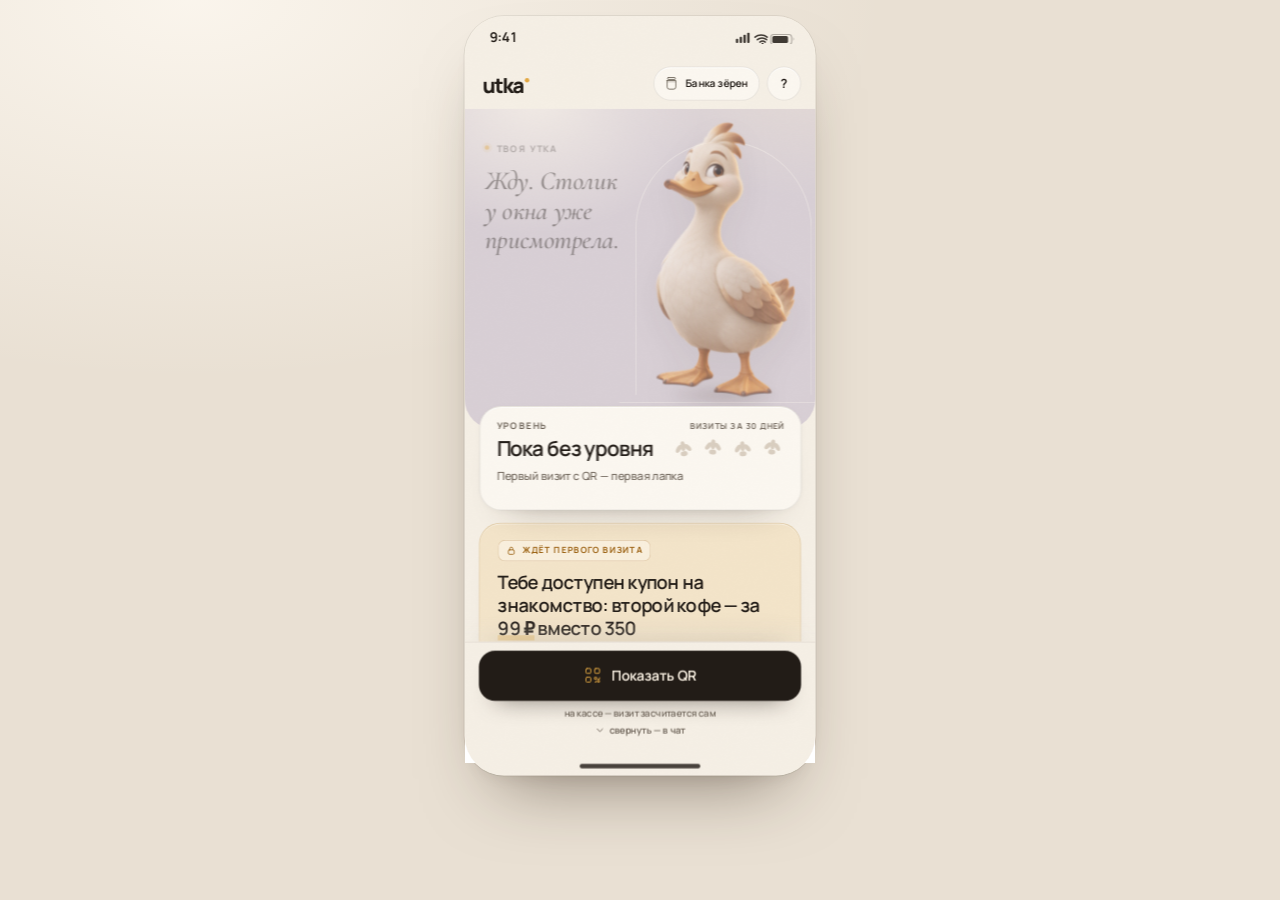
<file: prototype.html>
<!doctype html>
<html lang="ru">
<head>
  <meta charset="utf-8">
  <meta http-equiv="refresh" content="0; url=./">
  <title>UTKA — перенаправление</title>
</head>
<body>
  <p>Прототип переехал на <a href="./">главную страницу</a>.</p>
</body>
</html>
</file>
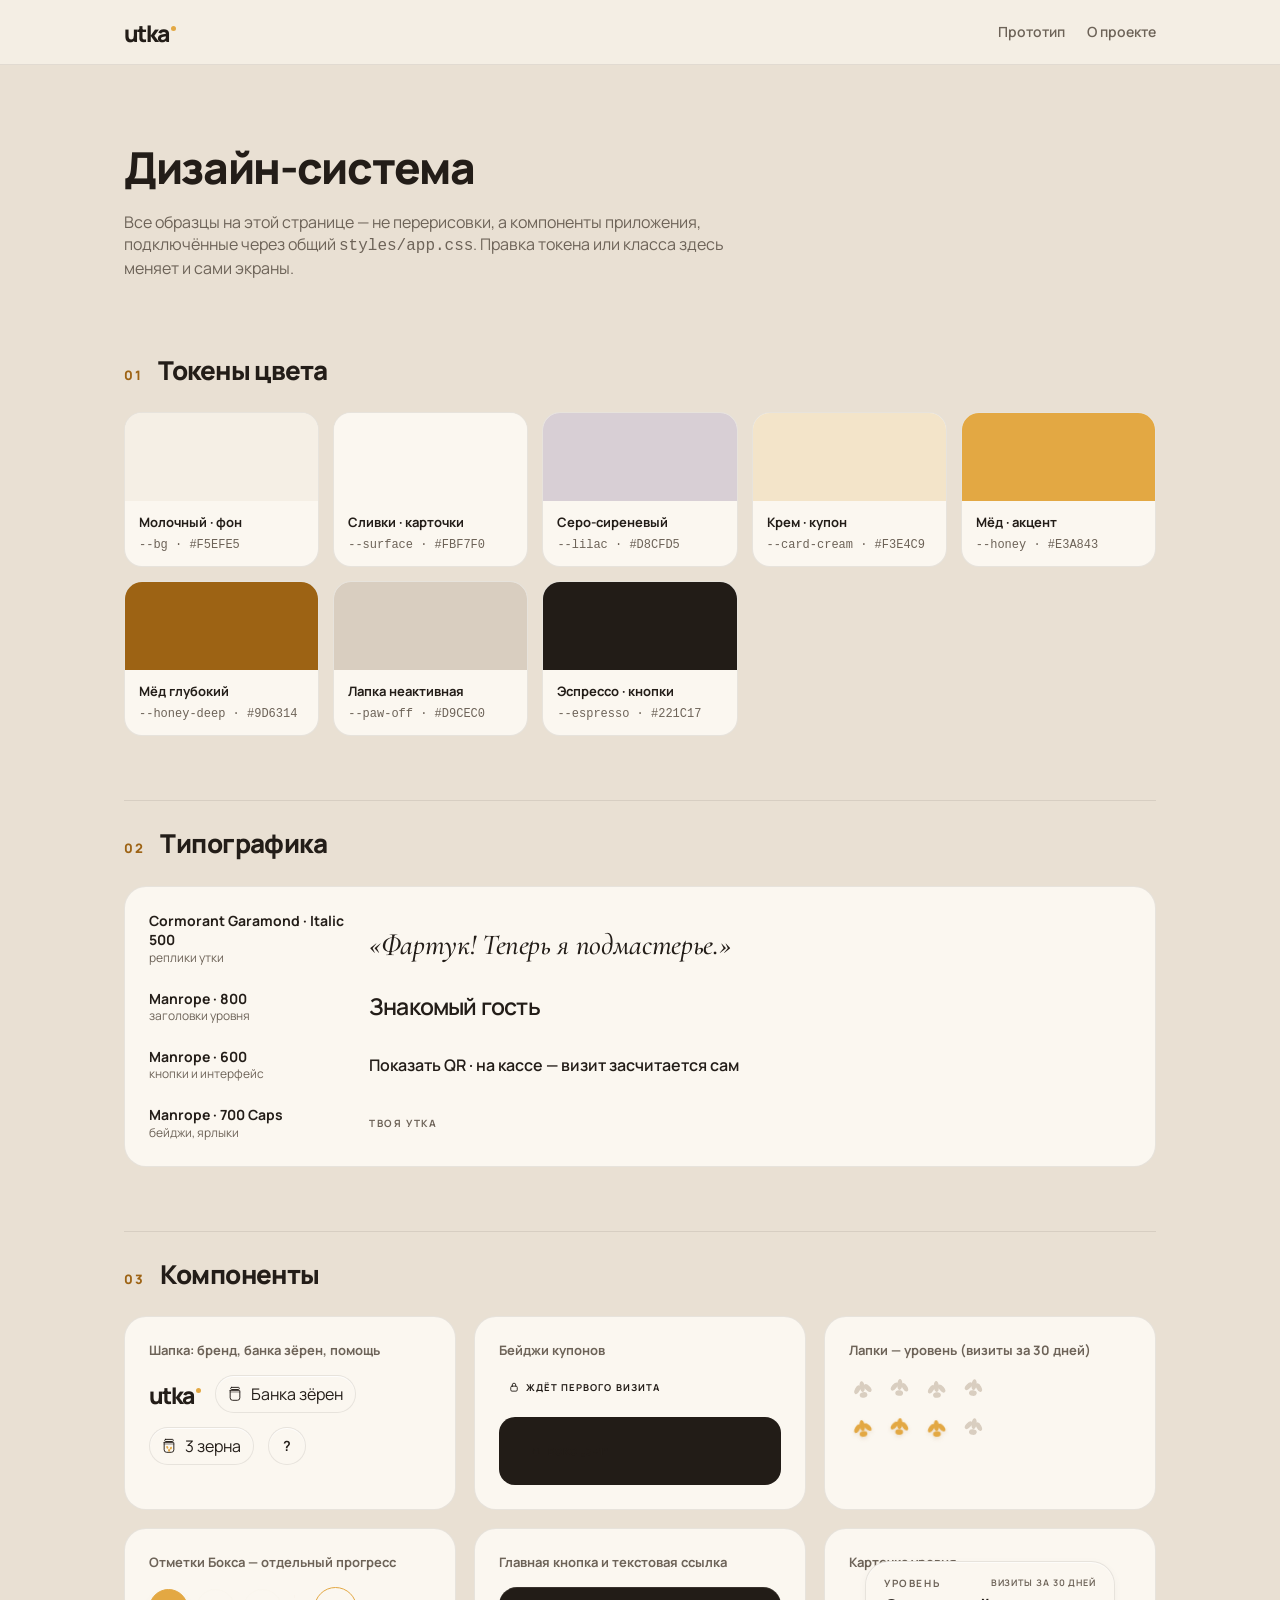
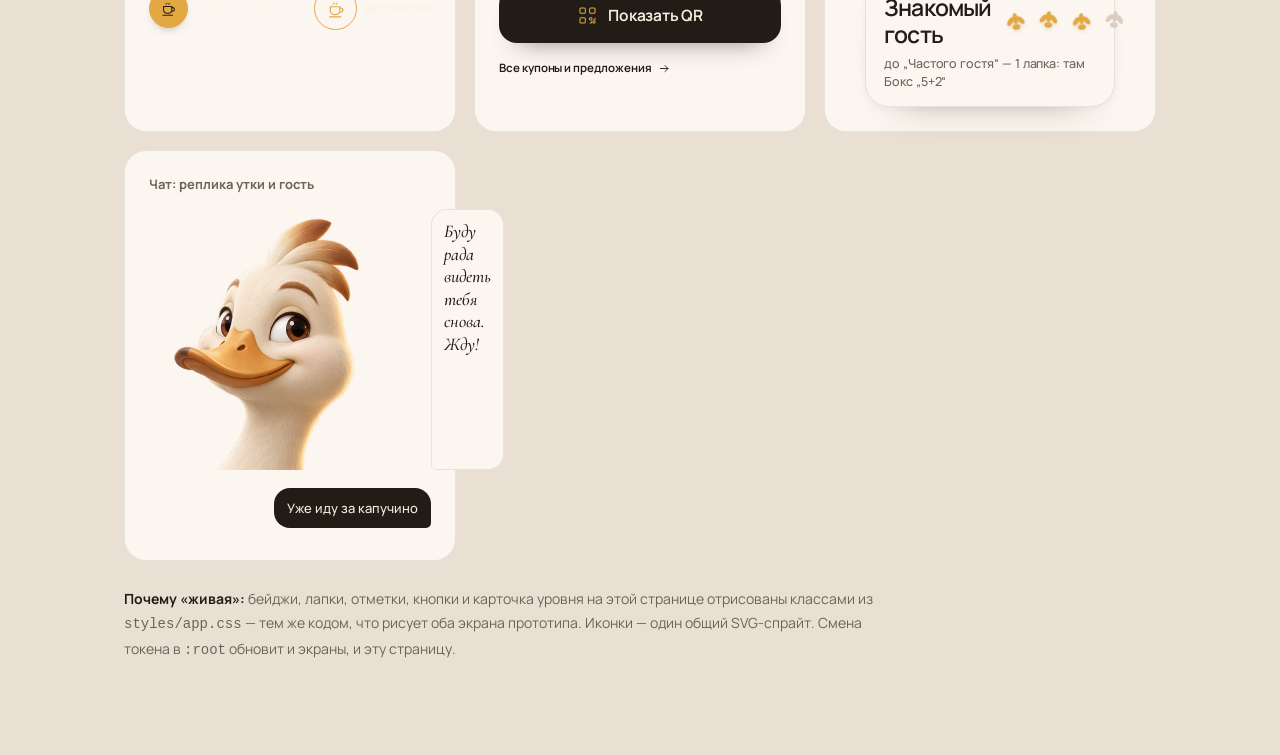
<file: system.html>
<!doctype html>
<html lang="ru">
<head>
<meta charset="utf-8">
<meta name="viewport" content="width=device-width, initial-scale=1">
<meta name="theme-color" content="#F5EFE5">
<title>UTKA — дизайн-система</title>
<link rel="stylesheet" href="assets/fonts.css">
<link rel="stylesheet" href="styles/app.css">
<style>
  /* page layout only — все компоненты ниже взяты из приложения как есть */
  .sys-wrap{ max-width:1080px; margin:0 auto; padding:0 24px 96px; }
  .sys-head{ position:sticky; top:0; z-index:50; background:rgba(245,239,229,.92); backdrop-filter:blur(10px); border-bottom:1px solid var(--line); }
  .sys-head__in{ max-width:1080px; margin:0 auto; padding:0 24px; height:64px; display:flex; align-items:center; justify-content:space-between; }
  .sys-nav{ display:flex; gap:22px; font-size:14px; font-weight:600; color:var(--ink-soft); }
  .sys-nav a{ color:inherit; text-decoration:none; }
  .sys-nav a:hover{ color:var(--ink); }
  .sys-hero{ padding:72px 0 8px; }
  .sys-hero h1{ font-size:44px; font-weight:800; letter-spacing:-.03em; }
  .sys-hero p{ font-size:16px; color:var(--ink-soft); max-width:640px; margin-top:12px; }
  .sys-sec{ margin-top:64px; }
  .sys-sec__head{ display:flex; align-items:baseline; gap:16px; margin-bottom:24px; }
  .sys-sec__num{ font-size:13px; font-weight:800; color:var(--honey-deep); letter-spacing:.12em; }
  .sys-sec h2{ font-size:26px; font-weight:800; letter-spacing:-.02em; }
  .sys-sec__rule{ border-top:1px solid var(--line); padding-top:24px; }
  .sys-grid{ display:grid; grid-template-columns:repeat(auto-fill,minmax(300px,1fr)); gap:18px; }
  .sys-card{ background:var(--surface); border:1px solid var(--line); border-radius:22px; padding:24px; }
  .sys-card__name{ font-size:13px; font-weight:700; color:var(--ink-soft); margin-bottom:16px; }
  .sys-row{ display:flex; align-items:center; gap:14px; flex-wrap:wrap; }

  /* tokens */
  .sys-swatches{ display:grid; grid-template-columns:repeat(auto-fill,minmax(190px,1fr)); gap:14px; }
  .sys-sw{ border-radius:18px; overflow:hidden; border:1px solid var(--line); background:var(--surface); }
  .sys-sw__color{ height:88px; }
  .sys-sw__meta{ padding:12px 14px; }
  .sys-sw__meta b{ display:block; font-size:13px; }
  .sys-sw__meta span{ font-size:12px; color:var(--ink-soft); font-family:ui-monospace,Consolas,monospace; }

  /* type */
  .sys-type{ display:flex; flex-direction:column; gap:22px; }
  .sys-type__row{ display:grid; grid-template-columns:200px 1fr; gap:20px; align-items:center; }
  .sys-type__meta{ font-size:12px; color:var(--ink-soft); }
  .sys-type__meta b{ display:block; font-size:14px; color:var(--ink); }

  /* demo chips for light labels */
  .sys-demo-bg{ background:var(--lilac); border-radius:16px; padding:22px; display:flex; flex-direction:column; gap:14px; align-items:flex-start; }
  .sys-demo-dark{ background:var(--espresso); border-radius:16px; padding:22px; }
  .sys-note{ margin-top:26px; font-size:14px; color:var(--ink-soft); line-height:1.7; max-width:760px; }
  .sys-note b{ color:var(--ink); }

  @media (max-width:760px){
    .sys-type__row{ grid-template-columns:1fr; gap:8px; }
  }
</style>
</head>
<body>

<!-- ICON SPRITE — копия спрайта приложения -->
<svg class="svg-sprite" aria-hidden="true" focusable="false">
  <symbol id="i-paw" viewBox="0 0 32 32">
    <ellipse cx="9.3" cy="15.2" rx="3.1" ry="6.1" transform="rotate(36 9.3 15.2)"/>
    <ellipse cx="16" cy="12.2" rx="3.3" ry="7"/>
    <ellipse cx="22.7" cy="15.2" rx="3.1" ry="6.1" transform="rotate(-36 22.7 15.2)"/>
    <ellipse cx="16" cy="23.1" rx="5" ry="3.6"/>
  </symbol>
  <symbol id="i-jar" viewBox="0 0 32 32">
    <rect x="8.4" y="4.2" width="15.2" height="3.8" rx="1.5"/>
    <path d="M7.4 10.1h17.2v12.7a4.4 4.4 0 0 1-4.4 4.4h-8.4a4.4 4.4 0 0 1-4.4-4.4V10.1Z"/>
    <path d="M7.4 12.7h17.2" opacity=".42"/>
  </symbol>
  <symbol id="i-jar-full" viewBox="0 0 32 32">
    <rect x="8.4" y="4.2" width="15.2" height="3.8" rx="1.5"/>
    <path d="M7.4 10.1h17.2v12.7a4.4 4.4 0 0 1-4.4 4.4h-8.4a4.4 4.4 0 0 1-4.4-4.4V10.1Z"/>
    <path d="M7.4 12.7h17.2" opacity=".42"/>
    <g fill="#E3A843" stroke="none">
      <ellipse cx="13" cy="18.4" rx="1.7" ry="2.5" transform="rotate(-24 13 18.4)"/>
      <ellipse cx="19.4" cy="19.9" rx="1.7" ry="2.5" transform="rotate(20 19.4 19.9)"/>
      <ellipse cx="16.1" cy="23.6" rx="1.7" ry="2.5" transform="rotate(-8 16.1 23.6)"/>
    </g>
  </symbol>
  <symbol id="i-cup" viewBox="0 0 32 32">
    <path d="M7.7 12.7h13.9v5.5a5.9 5.9 0 0 1-5.9 5.9h-2.1a5.9 5.9 0 0 1-5.9-5.9v-5.5Z"/>
    <path d="M21.6 14.5h1.3a3.1 3.1 0 0 1 0 6.2h-1.3"/>
    <path d="M6.6 27.4h16.2"/>
    <path d="M11.7 9.4c0-1.2.9-2.1 2.1-2.1M16.2 9.4c0-1.2.9-2.1 2.1-2.1" opacity=".7"/>
  </symbol>
  <symbol id="i-bean" viewBox="0 0 32 32">
    <ellipse cx="16" cy="16" rx="7.2" ry="10" transform="rotate(35 16 16)"/>
    <path d="M11.3 22.5c3.6-1.2 6-4 7.2-8.6" opacity=".65"/>
  </symbol>
  <symbol id="i-pin" viewBox="0 0 32 32">
    <path d="M16 27.2s8.2-6.9 8.2-13.9a8.2 8.2 0 1 0-16.4 0c0 7 8.2 13.9 8.2 13.9Z"/>
    <circle cx="16" cy="13.2" r="2.8"/>
  </symbol>
  <symbol id="i-qr" viewBox="0 0 32 32">
    <rect x="4.5" y="4.5" width="8.2" height="8.2" rx="1.6"/>
    <rect x="19.3" y="4.5" width="8.2" height="8.2" rx="1.6"/>
    <rect x="4.5" y="19.3" width="8.2" height="8.2" rx="1.6"/>
    <path d="M19.5 19.5h3.2v3.2h-3.2zM24.8 24.8h2.7v2.7h-2.7zM20 27.5h2.1v-2.1M27.5 20v2.8h-2.7" stroke-width="1.4"/>
  </symbol>
  <symbol id="i-arrow" viewBox="0 0 24 24">
    <path d="M4.5 12h14M13 6.5l5.5 5.5L13 17.5"/>
  </symbol>
  <symbol id="i-chevron-down" viewBox="0 0 24 24">
    <path d="m6.5 9.5 5.5 5.5 5.5-5.5"/>
  </symbol>
  <symbol id="i-lock" viewBox="0 0 24 24">
    <rect x="5.5" y="10.3" width="13" height="10" rx="2.6"/>
    <path d="M8.6 10.3V7.8a3.4 3.4 0 0 1 6.8 0v2.5"/>
  </symbol>
  <symbol id="i-close" viewBox="0 0 24 24">
    <path d="m7 7 10 10M17 7 7 17"/>
  </symbol>
  <symbol id="i-chat" viewBox="0 0 24 24">
    <path d="M12 4.4c-5 0-8.7 3.2-8.7 7.2 0 2.2 1.1 4.1 2.9 5.4v3.5l3.4-1.9c.8.2 1.6.3 2.4.3 5 0 8.7-3.2 8.7-7.3S17 4.4 12 4.4Z"/>
  </symbol>
</svg>

<header class="sys-head">
  <div class="sys-head__in">
    <div class="brand">utka<span class="brand__dot"></span></div>
    <nav class="sys-nav">
      <a href="index.html">Прототип</a>
      <a href="about.html">О проекте</a>
    </nav>
  </div>
</header>

<div class="sys-wrap">
  <div class="sys-hero">
    <h1>Дизайн-система</h1>
    <p>Все образцы на этой странице — не перерисовки, а компоненты приложения, подключённые через общий <code>styles/app.css</code>. Правка токена или класса здесь меняет и сами экраны.</p>
  </div>

  <section class="sys-sec">
    <div class="sys-sec__head"><span class="sys-sec__num">01</span><h2>Токены цвета</h2></div>
    <div class="sys-swatches">
      <div class="sys-sw"><div class="sys-sw__color" style="background:#F5EFE5"></div><div class="sys-sw__meta"><b>Молочный · фон</b><span>--bg · #F5EFE5</span></div></div>
      <div class="sys-sw"><div class="sys-sw__color" style="background:#FBF7F0"></div><div class="sys-sw__meta"><b>Сливки · карточки</b><span>--surface · #FBF7F0</span></div></div>
      <div class="sys-sw"><div class="sys-sw__color" style="background:#D8CFD5"></div><div class="sys-sw__meta"><b>Серо-сиреневый</b><span>--lilac · #D8CFD5</span></div></div>
      <div class="sys-sw"><div class="sys-sw__color" style="background:#F3E4C9"></div><div class="sys-sw__meta"><b>Крем · купон</b><span>--card-cream · #F3E4C9</span></div></div>
      <div class="sys-sw"><div class="sys-sw__color" style="background:#E3A843"></div><div class="sys-sw__meta"><b>Мёд · акцент</b><span>--honey · #E3A843</span></div></div>
      <div class="sys-sw"><div class="sys-sw__color" style="background:#9D6314"></div><div class="sys-sw__meta"><b>Мёд глубокий</b><span>--honey-deep · #9D6314</span></div></div>
      <div class="sys-sw"><div class="sys-sw__color" style="background:#D9CEC0"></div><div class="sys-sw__meta"><b>Лапка неактивная</b><span>--paw-off · #D9CEC0</span></div></div>
      <div class="sys-sw"><div class="sys-sw__color" style="background:#221C17"></div><div class="sys-sw__meta"><b>Эспрессо · кнопки</b><span>--espresso · #221C17</span></div></div>
    </div>
  </section>

  <section class="sys-sec sys-sec__rule">
    <div class="sys-sec__head"><span class="sys-sec__num">02</span><h2>Типографика</h2></div>
    <div class="sys-card">
      <div class="sys-type">
        <div class="sys-type__row">
          <div class="sys-type__meta"><b>Cormorant Garamond · Italic 500</b>реплики утки</div>
          <div class="duck-quote">«Фартук! Теперь я подмастерье.»</div>
        </div>
        <div class="sys-type__row">
          <div class="sys-type__meta"><b>Manrope · 800</b>заголовки уровня</div>
          <div class="level__title">Знакомый гость</div>
        </div>
        <div class="sys-type__row">
          <div class="sys-type__meta"><b>Manrope · 600</b>кнопки и интерфейс</div>
          <div style="font-size:16px; font-weight:600;">Показать QR · на кассе — визит засчитается сам</div>
        </div>
        <div class="sys-type__row">
          <div class="sys-type__meta"><b>Manrope · 700 Caps</b>бейджи, ярлыки</div>
          <div class="eyebrow">Твоя утка</div>
        </div>
      </div>
    </div>
  </section>

  <section class="sys-sec sys-sec__rule">
    <div class="sys-sec__head"><span class="sys-sec__num">03</span><h2>Компоненты</h2></div>
    <div class="sys-grid">

      <div class="sys-card">
        <div class="sys-card__name">Шапка: бренд, банка зёрен, помощь</div>
        <div class="sys-row">
          <div class="brand">utka<span class="brand__dot"></span></div>
          <button class="beanbank" type="button">
            <svg class="icon" aria-hidden="true"><use href="#i-jar"/></svg>
            <span>Банка зёрен</span>
          </button>
          <button class="beanbank" type="button">
            <svg class="icon" aria-hidden="true"><use href="#i-jar-full"/></svg>
            <span>3 зерна</span>
          </button>
          <button class="helpbtn" type="button" aria-label="Помощь">?</button>
        </div>
      </div>

      <div class="sys-card">
        <div class="sys-card__name">Бейджи купонов</div>
        <div class="sys-row">
          <span class="offer__badge">
            <svg class="icon offer__lock" aria-hidden="true"><use href="#i-lock"/></svg>
            <span class="offer__badge-text">Ждёт первого визита</span>
          </span>
        </div>
        <div class="sys-demo-dark" style="margin-top:18px">
          <span class="offer__badge">
            <svg class="icon offer__lock" aria-hidden="true"><use href="#i-lock"/></svg>
            <span class="offer__badge-text">Бокс „3+1“</span>
          </span>
        </div>
      </div>

      <div class="sys-card">
        <div class="sys-card__name">Лапки — уровень (визиты за 30 дней)</div>
        <div class="sys-row" style="gap:10px">
          <span class="paw is-off" aria-hidden="true"><svg class="icon icon--solid"><use href="#i-paw"/></svg></span>
          <span class="paw is-off" aria-hidden="true"><svg class="icon icon--solid"><use href="#i-paw"/></svg></span>
          <span class="paw is-off" aria-hidden="true"><svg class="icon icon--solid"><use href="#i-paw"/></svg></span>
          <span class="paw is-off" aria-hidden="true"><svg class="icon icon--solid"><use href="#i-paw"/></svg></span>
        </div>
        <div class="sys-row" style="gap:10px; margin-top:12px">
          <span class="paw is-on" aria-hidden="true"><svg class="icon icon--solid"><use href="#i-paw"/></svg></span>
          <span class="paw is-on" aria-hidden="true"><svg class="icon icon--solid"><use href="#i-paw"/></svg></span>
          <span class="paw is-on" aria-hidden="true"><svg class="icon icon--solid"><use href="#i-paw"/></svg></span>
          <span class="paw is-off" aria-hidden="true"><svg class="icon icon--solid"><use href="#i-paw"/></svg></span>
        </div>
      </div>

      <div class="sys-card">
        <div class="sys-card__name">Отметки Бокса — отдельный прогресс</div>
        <div class="boxline">
          <div class="stamps">
            <span class="stamp is-on" aria-hidden="true"><svg class="icon"><use href="#i-cup"/></svg></span>
            <span class="stamp" aria-hidden="true"><svg class="icon"><use href="#i-cup"/></svg></span>
            <span class="stamp" aria-hidden="true"><svg class="icon"><use href="#i-cup"/></svg></span>
          </div>
          <span class="box-sep" aria-hidden="true"></span>
          <div class="reward">
            <span class="reward__cup" aria-hidden="true"><svg class="icon"><use href="#i-cup"/></svg></span>
            <span class="reward__label">бесплатно</span>
          </div>
        </div>
      </div>

      <div class="sys-card">
        <div class="sys-card__name">Главная кнопка и текстовая ссылка</div>
        <button class="qrbtn" type="button" style="width:100%">
          <svg class="icon qrbtn__icon" aria-hidden="true"><use href="#i-qr"/></svg>
          <span>Показать QR</span>
        </button>
        <button class="linkbtn" type="button" style="margin-top:14px">
          <span>Все купоны и предложения</span>
          <svg class="icon" aria-hidden="true"><use href="#i-arrow"/></svg>
        </button>
      </div>

      <div class="sys-card">
        <div class="sys-card__name">Карточка уровня</div>
        <section class="level" aria-label="Пример карточки уровня">
          <div class="level__meta">
            <span class="eyebrow">Уровень</span>
            <span class="level__window">визиты за 30 дней</span>
          </div>
          <div class="level__main">
            <h1 class="level__title">Знакомый гость</h1>
            <div class="paws">
              <span class="paw is-on" aria-hidden="true"><svg class="icon icon--solid"><use href="#i-paw"/></svg></span>
              <span class="paw is-on" aria-hidden="true"><svg class="icon icon--solid"><use href="#i-paw"/></svg></span>
              <span class="paw is-on" aria-hidden="true"><svg class="icon icon--solid"><use href="#i-paw"/></svg></span>
              <span class="paw is-off" aria-hidden="true"><svg class="icon icon--solid"><use href="#i-paw"/></svg></span>
            </div>
          </div>
          <p class="level__caption">до „Частого гостя“ — 1 лапка: там Бокс „5+2“</p>
        </section>
      </div>

      <div class="sys-card">
        <div class="sys-card__name">Чат: реплика утки и гость</div>
        <div style="display:flex; flex-direction:column; gap:10px">
          <div class="chat-row">
            <img class="chat-row__avatar" src="assets/utka-avatar.png" alt="Утка">
            <div class="chat-bubble">Буду рада видеть тебя снова. Жду!</div>
          </div>
          <div class="chat-row chat-row--user">
            <div class="chat-bubble">Уже иду за капучино</div>
          </div>
        </div>
      </div>

    </div>

    <p class="sys-note"><b>Почему «живая»:</b> бейджи, лапки, отметки, кнопки и карточка уровня на этой странице отрисованы классами из <code>styles/app.css</code> — тем же кодом, что рисует оба экрана прототипа. Иконки — один общий SVG-спрайт. Смена токена в <code>:root</code> обновит и экраны, и эту страницу.</p>
  </section>
</div>

</body>
</html>
</file>
<file: assets/fonts.css>
@font-face {font-family: 'Cormorant Garamond'; font-style: italic; font-weight: 500; font-display: swap; src: url(fonts/CormorantGaramond-italic-500-cyrillic.woff2) format('woff2'); unicode-range: U+0301, U+0400-045F, U+0490-0491, U+04B0-04B1, U+2116;}
@font-face {font-family: 'Cormorant Garamond'; font-style: italic; font-weight: 500; font-display: swap; src: url(fonts/CormorantGaramond-italic-500-latin.woff2) format('woff2'); unicode-range: U+0000-00FF, U+0131, U+0152-0153, U+02BB-02BC, U+02C6, U+02DA, U+02DC, U+0304, U+0308, U+0329, U+2000-206F, U+20AC, U+2122, U+2191, U+2193, U+2212, U+2215, U+FEFF, U+FFFD;}
@font-face {font-family: 'Manrope'; font-style: normal; font-weight: 400 800; font-display: swap; src: url(fonts/Manrope-normal-400-800-cyrillic.woff2) format('woff2'); unicode-range: U+0301, U+0400-045F, U+0490-0491, U+04B0-04B1, U+2116;}
@font-face {font-family: 'Manrope'; font-style: normal; font-weight: 400 800; font-display: swap; src: url(fonts/Manrope-normal-400-800-latin.woff2) format('woff2'); unicode-range: U+0000-00FF, U+0131, U+0152-0153, U+02BB-02BC, U+02C6, U+02DA, U+02DC, U+0304, U+0308, U+0329, U+2000-206F, U+20AC, U+2122, U+2191, U+2193, U+2212, U+2215, U+FEFF, U+FFFD;}
</file>
<file: styles/app.css>
/* ============================================================
   UTKA — design tokens
   One warm, limited palette. Honey marks progress; espresso
   carries the primary action and the active Box.
   ============================================================ */

:root {
  /* surfaces */
  --bg: #F5EFE5;
  --surface: #FBF7F0;
  --surface-2: #EFE6D8;
  --lilac: #D8CFD5;

  /* ink */
  --ink: #231D18;
  --ink-soft: #6D6358;
  --ink-muted: #82766A;

  /* coffee + honey */
  --espresso: #221C17;
  --espresso-hi: #2D251E;
  --cream: #F6EDDF;
  --cream-soft: #CBBFB0;
  --honey: #E3A843;
  --honey-deep: #9D6314;
  --honey-soft: #F1DDB7;
  --card-cream: #F3E4C9;
  --paw-off: #D9CEC0;

  /* lines */
  --line: rgba(35, 29, 24, .09);
  --line-strong: rgba(35, 29, 24, .16);
  --line-dark: rgba(246, 237, 223, .18);

  /* radii */
  --r-hero: 34px;
  --r-card: 24px;
  --r-button: 18px;

  /* elevation */
  --shadow-card:
    0 24px 40px -34px rgba(52, 37, 25, .48),
    0 2px 8px rgba(52, 37, 25, .035),
    inset 0 1px 0 rgba(255, 255, 255, .65);
  --shadow-dock: 0 -20px 40px -30px rgba(52, 37, 25, .28);

  /* typography */
  --font-ui: "Manrope", -apple-system, BlinkMacSystemFont, "SF Pro Text", "Segoe UI", sans-serif;
  --font-editorial: "Cormorant Garamond", Georgia, "Times New Roman", serif;

  /* layout */
  --status-h: 47px;
  --header-h: 56px;
  --chrome-h: 103px;
  --safe-bottom: 34px;
  --dock-h: 146px;
  --gutter: 16px;
}

* { box-sizing: border-box; }

html {
  -webkit-font-smoothing: antialiased;
  -moz-osx-font-smoothing: grayscale;
  text-rendering: optimizeLegibility;
}

body {
  margin: 0;
  color: var(--ink);
  background: #E9E0D3;
  font-family: var(--font-ui);
  font-size: 16px;
  line-height: 1.4;
}

button,
input {
  font: inherit;
  color: inherit;
}

button {
  border: 0;
  padding: 0;
  background: none;
  cursor: pointer;
  -webkit-tap-highlight-color: transparent;
}

a { color: inherit; }

img { display: block; max-width: 100%; }

p, h1, h2, h3 { margin: 0; }

.svg-sprite {
  position: absolute;
  width: 0;
  height: 0;
  overflow: hidden;
}

.icon {
  width: 18px;
  height: 18px;
  display: inline-block;
  flex: none;
  fill: none;
  stroke: currentColor;
  stroke-width: 1.7;
  stroke-linecap: round;
  stroke-linejoin: round;
  vertical-align: middle;
}

.icon--solid {
  fill: currentColor;
  stroke: none;
}

.jar-beans {
  fill: var(--honey);
  stroke: none;
}


[hidden] { display: none !important; }

/* ============================================================
   Demo chrome (outside the app)
   ============================================================ */

.demo {
  min-height: 100vh;
  display: flex;
  flex-direction: column;
  align-items: center;
  gap: 16px;
  padding: 28px 28px 22px;
  background:
    radial-gradient(90% 70% at 15% 0%, rgba(252, 247, 239, .9), rgba(252, 247, 239, 0) 60%),
    #E9E0D3;
}

.demo__bar {
  width: min(1120px, 100%);
  display: flex;
  align-items: center;
  gap: 22px;
  color: var(--ink);
}

.demo__identity {
  display: flex;
  align-items: baseline;
  gap: 12px;
  min-width: 230px;
}

.demo__brand {
  display: inline-flex;
  align-items: flex-start;
  gap: 2px;
  font-weight: 800;
  font-size: 25px;
  line-height: 1;
  letter-spacing: -.065em;
}

.demo__kicker {
  font-size: 10px;
  font-weight: 600;
  letter-spacing: .12em;
  text-transform: uppercase;
  color: var(--ink-soft);
}

.segmented {
  display: flex;
  gap: 3px;
  padding: 4px;
  border: 1px solid var(--line);
  border-radius: 14px;
  background: rgba(251, 247, 240, .64);
  box-shadow: inset 0 1px 0 rgba(255, 255, 255, .8);
}

.segmented__btn {
  padding: 7px 14px;
  border-radius: 10px;
  font-size: 12px;
  font-weight: 600;
  color: var(--ink-soft);
  transition: background .2s ease, color .2s ease;
}

.segmented__btn.is-active {
  background: var(--espresso);
  color: var(--cream);
}

.demo__hint {
  margin-left: auto;
  font-size: 11px;
  color: var(--ink-soft);
}

.device {
  position: relative;
  width: 390px;
  height: 844px;
  flex: none;
  border-radius: 44px;
  background: var(--bg);
  box-shadow:
    0 0 0 1px rgba(35, 29, 24, .08),
    0 42px 80px -38px rgba(51, 36, 24, .55),
    0 8px 24px -16px rgba(51, 36, 24, .2);
  overflow: hidden;
}

.demo__footer {
  display: flex;
  align-items: center;
  gap: 12px;
  font-size: 10.5px;
  letter-spacing: .01em;
  color: var(--ink-soft);
}

.demo__footer a {
  text-decoration: none;
  border-bottom: 1px solid rgba(35, 29, 24, .25);
}

.demo__footer a:hover { color: var(--ink); border-color: var(--ink); }

.demo__footer-sep {
  width: 3px;
  height: 3px;
  border-radius: 50%;
  background: var(--honey);
}

@media (max-height: 980px) and (min-width: 620px) {
  .demo { gap: 12px; padding-top: 16px; }
  .device { transform: scale(.9); transform-origin: top center; margin-bottom: -86px; }
}

@media (max-width: 620px) {
  html:not(.is-capture) body { background: var(--bg); }
  html:not(.is-capture) .demo { padding: 0; gap: 0; min-height: 100vh; background: var(--bg); }
  html:not(.is-capture) .demo__bar,
  html:not(.is-capture) .demo__footer { display: none; }
  html:not(.is-capture) .device {
    width: 100vw;
    height: 100vh;
    height: 100svh;
    border-radius: 0;
    box-shadow: none;
  }
  html:not(.is-capture) .device .screen { width: 100%; height: 100%; }
}

html.is-capture,
html.is-capture body {
  background: var(--bg);
}

html.is-capture .demo {
  display: block;
  padding: 0;
  min-height: 0;
  background: var(--bg);
}

html.is-capture .demo__bar,
html.is-capture .demo__footer {
  display: none;
}

html.is-capture .device {
  width: 390px;
  height: 844px;
  border-radius: 0;
  box-shadow: none;
  transform: none;
  margin: 0;
}

html.is-capture .screen {
  width: 390px;
  height: 844px;
}

html.is-capture *,
html.is-reduced * {
  animation: none !important;
  transition: none !important;
}

/* client view: framed phone only, no demo chrome */
html.is-client .demo__bar,
html.is-client .demo__footer {
  display: none;
}


/* ============================================================
   Screen shell + native chrome
   ============================================================ */

.screen {
  position: relative;
  width: 390px;
  height: 844px;
  overflow: hidden;
  isolation: isolate;
  background: var(--bg);
  color: var(--ink);
}

.screen.is-sheet-open .scroll { overflow: hidden; }

.screen::after {
  content: "";
  position: absolute;
  inset: 0;
  z-index: 70;
  pointer-events: none;
  opacity: .028;
  mix-blend-mode: multiply;
  background-image: url("data:image/svg+xml,%3Csvg xmlns='http://www.w3.org/2000/svg' width='160' height='160'%3E%3Cfilter id='n'%3E%3CfeTurbulence type='fractalNoise' baseFrequency='.88' numOctaves='2' stitchTiles='stitch'/%3E%3C/filter%3E%3Crect width='100%25' height='100%25' filter='url(%23n)' opacity='.55'/%3E%3C/svg%3E");
  background-size: 160px 160px;
}

.chrome {
  position: absolute;
  z-index: 30;
  top: 0;
  left: 0;
  right: 0;
  background: var(--bg);
}

.statusbar {
  height: var(--status-h);
  padding: 0 23px 0 28px;
  display: flex;
  align-items: center;
  justify-content: space-between;
  color: var(--ink);
}

.statusbar__time {
  font-size: 15px;
  font-weight: 650;
  line-height: 1;
  letter-spacing: -.025em;
  font-variant-numeric: tabular-nums;
}

.statusbar__icons {
  opacity: .86;
  margin-top: 1px;
}

.appbar {
  height: var(--header-h);
  padding: 0 16px 0 20px;
  display: flex;
  align-items: center;
  justify-content: space-between;
  gap: 10px;
}

.brand {
  display: inline-flex;
  align-items: flex-start;
  gap: 2px;
  font-family: var(--font-ui);
  font-size: 23px;
  font-weight: 800;
  line-height: .9;
  letter-spacing: -.07em;
  color: var(--ink);
  padding-top: 2px;
}

.brand__dot {
  display: inline-block;
  width: 5px;
  height: 5px;
  margin-top: 3px;
  border-radius: 50%;
  background: var(--honey);
  flex: none;
}

.appbar__actions {
  display: flex;
  align-items: center;
  gap: 8px;
}

.beanbank {
  position: relative;
  height: 38px;
  padding: 0 12px 0 10px;
  display: inline-flex;
  align-items: center;
  gap: 7px;
  border: 1px solid var(--line);
  border-radius: 19px;
  background: var(--surface);
  box-shadow: inset 0 1px 0 rgba(255, 255, 255, .8);
  color: var(--ink);
  transition: background .18s ease, border-color .18s ease, transform .18s ease;
}

.beanbank::after,
.helpbtn::after {
  content: "";
  position: absolute;
  inset: -4px;
  border-radius: inherit;
}

.beanbank:active { transform: scale(.98); background: #F8F2E9; }

.beanbank__jar {
  width: 18px;
  height: 18px;
  color: var(--ink-soft);
}

.beanbank__label {
  font-size: 11.5px;
  font-weight: 600;
  letter-spacing: -.005em;
  white-space: nowrap;
}

.helpbtn {
  position: relative;
  width: 38px;
  height: 38px;
  display: grid;
  place-items: center;
  border: 1px solid var(--line);
  border-radius: 50%;
  background: var(--surface);
  box-shadow: inset 0 1px 0 rgba(255, 255, 255, .8);
  color: var(--ink);
  font-size: 14px;
  font-weight: 650;
  line-height: 1;
  letter-spacing: 0;
  transition: background .18s ease, transform .18s ease;
}

.helpbtn:active { transform: scale(.95); background: #F8F2E9; }

button:focus-visible,
a:focus-visible {
  outline: 2px solid var(--honey-deep);
  outline-offset: 2px;
}


/* ============================================================
   Scroll area
   ============================================================ */

.scroll {
  position: absolute;
  inset: var(--chrome-h) 0 0;
  overflow-y: auto;
  overscroll-behavior: contain;
  scrollbar-width: none;
  -ms-overflow-style: none;
  padding-bottom: calc(var(--dock-h) + 20px);
}

.scroll::-webkit-scrollbar { display: none; }

.scroll > * { flex: none; }

.eyebrow {
  display: inline-flex;
  align-items: center;
  gap: 8px;
  font-size: 10px;
  font-weight: 700;
  line-height: 1.2;
  letter-spacing: .16em;
  text-transform: uppercase;
  color: var(--ink-soft);
}

.eyebrow__dot {
  width: 5px;
  height: 5px;
  border-radius: 50%;
  background: var(--honey);
  box-shadow: 0 0 0 3px rgba(227, 168, 67, .14);
}


/* ============================================================
   Character hero
   ============================================================ */

.hero {
  position: relative;
  height: 356px;
  overflow: hidden;
  border-radius: 0 0 var(--r-hero) var(--r-hero);
  background: var(--lilac);
  isolation: isolate;
}

.hero::before {
  content: "";
  position: absolute;
  inset: -25% -15% 15% -25%;
  background:
    radial-gradient(52% 58% at 32% 20%, rgba(252, 246, 236, .7) 0%, rgba(252, 246, 236, 0) 66%),
    radial-gradient(40% 38% at 88% 10%, rgba(255, 243, 218, .35) 0%, rgba(255, 243, 218, 0) 100%);
  z-index: 0;
}

.hero::after {
  content: "";
  position: absolute;
  z-index: 0;
  inset: auto -20% -45% 25%;
  height: 220px;
  background: radial-gradient(50% 50% at 50% 50%, rgba(94, 72, 80, .18), rgba(94, 72, 80, 0) 72%);
}

.hero__arch {
  position: absolute;
  z-index: 1;
  right: 4px;
  bottom: 38px;
  width: 196px;
  height: 282px;
  border: 1px solid rgba(251, 247, 240, .38);
  border-bottom: 0;
  border-radius: 110px 110px 0 0;
  pointer-events: none;
}

.hero__sill {
  position: absolute;
  z-index: 1;
  left: 172px;
  right: 0;
  bottom: 29px;
  height: 1px;
  background: rgba(251, 247, 240, .34);
  pointer-events: none;
}

.hero__copy {
  position: relative;
  z-index: 3;
  width: 198px;
  padding: 25px 0 0 22px;
}

.hero__eyebrow {
  color: rgba(35, 29, 24, .66);
}

.duck-quote {
  margin-top: 14px;
  font-family: var(--font-editorial);
  font-style: italic;
  font-weight: 500;
  font-size: 29px;
  line-height: 1.12;
  letter-spacing: -.012em;
  color: var(--ink);
  text-wrap: balance;
  text-shadow: 0 1px 0 rgba(255, 255, 255, .12);
}

.hero__duck {
  position: absolute;
  z-index: 2;
  right: 4px;
  bottom: 32px;
  width: 196px;
  height: 318px;
  pointer-events: none;
}

.duck-shadow {
  position: absolute;
  z-index: 0;
  left: 50%;
  bottom: 0;
  width: 128px;
  height: 20px;
  transform: translateX(-50%);
  border-radius: 50%;
  background: radial-gradient(ellipse at center, rgba(48, 31, 24, .30) 0%, rgba(48, 31, 24, .12) 45%, rgba(48, 31, 24, 0) 72%);
  filter: blur(6px);
}

.duck {
  position: absolute;
  z-index: 1;
  left: 50%;
  bottom: 0;
  height: 100%;
  width: auto;
  max-width: none;
  transform: translateX(-50%);
  transform-origin: 50% 92%;
  opacity: 0;
  transition: opacity .46s ease, transform .6s cubic-bezier(.22, 1, .36, 1);
  filter: drop-shadow(0 16px 20px rgba(52, 36, 27, .10));
}

.duck--base {
  opacity: 1;
}

.screen[data-state="regular"] .duck--base {
  opacity: 0;
  transform: translateX(-50%) scale(.992);
}

.screen[data-state="regular"] .duck--apron {
  opacity: 1;
}

.screen.is-switching .duck--base,
.screen.is-switching .duck--apron {
  transition-duration: .58s;
}


/* ============================================================
   Level
   ============================================================ */

.level {
  position: relative;
  z-index: 5;
  min-height: 116px;
  margin: -26px var(--gutter) 0;
  padding: 15px 18px;
  border: 1px solid var(--line);
  border-radius: var(--r-card);
  background: var(--surface);
  box-shadow: var(--shadow-card);
}

.level__meta {
  display: flex;
  align-items: center;
  justify-content: space-between;
  gap: 12px;
}

.level__window {
  font-size: 9px;
  font-weight: 650;
  line-height: 1.2;
  letter-spacing: .1em;
  text-transform: uppercase;
  color: var(--ink-soft);
  white-space: nowrap;
}

.level__main {
  display: flex;
  align-items: center;
  justify-content: space-between;
  gap: 10px;
  margin-top: 5px;
}

.level__title {
  font-size: 23px;
  font-weight: 600;
  line-height: 1.15;
  letter-spacing: -.035em;
  color: var(--ink);
}

.paws {
  display: flex;
  align-items: center;
  gap: 6px;
  flex: none;
  padding-bottom: 1px;
}

.paw {
  display: grid;
  place-items: center;
  width: 27px;
  height: 27px;
  color: var(--honey);
}

.paw:nth-child(1) { transform: rotate(-9deg) translateY(1px); }
.paw:nth-child(2) { transform: rotate(4deg) translateY(-1px); }
.paw:nth-child(3) { transform: rotate(-4deg) translateY(1px); }
.paw:nth-child(4) { transform: rotate(8deg) translateY(-1px); }

.paw .icon {
  width: 25px;
  height: 25px;
}

.paw.is-off { color: var(--paw-off); }

.paw.is-on {
  filter: drop-shadow(0 2px 2px rgba(146, 94, 21, .14));
}

.level__caption {
  margin-top: 8px;
  font-size: 12.5px;
  font-weight: 500;
  line-height: 1.42;
  letter-spacing: -.005em;
  color: var(--ink-soft);
  text-wrap: pretty;
}


/* ============================================================
   Offer / Box card
   ============================================================ */

.offer {
  position: relative;
  z-index: 2;
  margin: 14px var(--gutter) 0;
  padding: 18px 20px 0;
  border: 1px solid rgba(167, 121, 53, .18);
  border-radius: var(--r-card);
  background: var(--card-cream);
  color: var(--ink);
  box-shadow:
    0 20px 34px -32px rgba(80, 51, 24, .38),
    inset 0 1px 0 rgba(255, 255, 255, .42);
}

.offer__head {
  display: flex;
  align-items: center;
  justify-content: space-between;
  min-height: 24px;
}

.offer__badge {
  display: inline-flex;
  align-items: center;
  gap: 6px;
  min-height: 24px;
  padding: 0 9px;
  border-radius: 8px;
  font-size: 9.5px;
  font-weight: 700;
  line-height: 1;
  letter-spacing: .11em;
  text-transform: uppercase;
  white-space: nowrap;
}

.offer__badge .icon {
  width: 12px;
  height: 12px;
  stroke-width: 1.8;
}

.offer[data-tone="pending"] .offer__badge {
  color: var(--honey-deep);
  background: rgba(255, 250, 240, .52);
  box-shadow: inset 0 0 0 1px rgba(157, 99, 20, .26);
}

.offer[data-tone="active"] {
  background: var(--espresso);
  border-color: rgba(246, 237, 223, .08);
  color: var(--cream);
  box-shadow:
    0 26px 46px -34px rgba(27, 18, 12, .62),
    inset 0 1px 0 rgba(255, 246, 230, .06);
}

.offer[data-tone="active"] .offer__badge {
  background: var(--honey);
  color: var(--espresso);
}

.offer__title {
  margin-top: 11px;
  font-size: 20.5px;
  font-weight: 600;
  line-height: 1.24;
  letter-spacing: -.027em;
  color: var(--ink);
  text-wrap: pretty;
}

.offer[data-tone="active"] .offer__title {
  color: var(--cream);
}

.price-em {
  white-space: nowrap;
  box-shadow: inset 0 -.29em 0 rgba(227, 168, 67, .38);
}

.free-em {
  color: var(--honey);
  white-space: nowrap;
}

.offer__detail {
  margin-top: 10px;
}

.offer[data-tone="pending"] .offer__detail--active { display: none; }
.offer[data-tone="active"] .offer__detail--pending { display: none; }

.offer__desc {
  font-size: 12.5px;
  font-weight: 500;
  line-height: 1.52;
  letter-spacing: -.003em;
  color: var(--ink-soft);
  text-wrap: pretty;
}

/* — Box progress (separate from paws and beans) — */

.boxline {
  display: flex;
  align-items: center;
  gap: 11px;
  margin-top: 1px;
}

.stamps {
  display: flex;
  align-items: center;
  gap: 8px;
}

.stamp {
  width: 39px;
  height: 39px;
  display: grid;
  place-items: center;
  border: 1px solid rgba(246, 237, 223, .2);
  border-radius: 50%;
  color: rgba(246, 237, 223, .34);
}

.stamp .icon {
  width: 19px;
  height: 19px;
  stroke-width: 1.6;
}

.stamp.is-on {
  background: var(--honey);
  border-color: var(--honey);
  color: var(--espresso);
  box-shadow: 0 5px 12px -8px rgba(0, 0, 0, .55);
}

.stamp.is-on .icon { stroke-width: 1.75; }

.box-sep {
  width: 1px;
  height: 28px;
  margin: 0 1px;
  border-left: 1px dashed rgba(246, 237, 223, .22);
}

.reward {
  display: flex;
  align-items: center;
  gap: 8px;
  margin-left: auto;
}

.reward__cup {
  width: 43px;
  height: 43px;
  display: grid;
  place-items: center;
  border: 1px solid var(--honey);
  border-radius: 50%;
  color: var(--honey);
}

.reward__cup .icon {
  width: 22px;
  height: 22px;
}

.reward__label {
  width: 66px;
  font-size: 9.5px;
  font-weight: 650;
  line-height: 1.22;
  letter-spacing: .09em;
  text-transform: uppercase;
  color: rgba(246, 237, 223, .66);
}

.offer__data {
  margin-top: 10px;
  font-size: 11px;
  font-weight: 500;
  line-height: 1.45;
  letter-spacing: -.002em;
  color: rgba(246, 237, 223, .68);
}

.offer__foot {
  margin-top: 13px;
  padding: 13px 0 15px;
  border-top: 1px dashed rgba(35, 29, 24, .17);
}

.offer[data-tone="active"] .offer__foot {
  border-color: rgba(246, 237, 223, .18);
}

/* coupon notches align to the dotted rule */
.offer::before,
.offer::after {
  content: "";
  position: absolute;
  z-index: 3;
  bottom: 36px;
  width: 17px;
  height: 17px;
  border-radius: 50%;
  background: var(--bg);
  pointer-events: none;
}

.offer::before { left: -9px; }
.offer::after { right: -9px; }

.linkbtn {
  display: inline-flex;
  align-items: center;
  gap: 6px;
  padding: 4px 0;
  font-size: 11.5px;
  font-weight: 650;
  line-height: 1.2;
  letter-spacing: -.005em;
  color: var(--ink);
  text-align: left;
}

.linkbtn .icon {
  width: 13px;
  height: 13px;
  transition: transform .2s ease;
}

.linkbtn:hover .icon { transform: translateX(2px); }

.offer[data-tone="active"] .linkbtn { color: var(--cream); }
.offer[data-tone="active"] .linkbtn .icon { color: var(--honey); }


/* ============================================================
   Savings receipt + cafe
   ============================================================ */

.savings {
  display: flex;
  align-items: center;
  justify-content: space-between;
  gap: 16px;
  margin: 20px 22px 0;
  padding: 15px 0 16px;
  border-top: 1px solid var(--line);
  border-bottom: 1px solid var(--line);
}

.savings__title {
  font-size: 13px;
  font-weight: 500;
  line-height: 1.2;
  letter-spacing: -.01em;
  color: var(--ink-soft);
}

.savings__value {
  margin-left: 2px;
  font-size: 22px;
  font-weight: 600;
  letter-spacing: -.035em;
  color: var(--ink);
  font-variant-numeric: tabular-nums;
}

.savings__note {
  margin-top: 4px;
  font-size: 11.5px;
  font-weight: 500;
  color: var(--ink-soft);
}

.savings__icon {
  width: 27px;
  height: 27px;
  color: var(--honey);
  opacity: .78;
}

.cafe {
  display: flex;
  align-items: center;
  gap: 12px;
  margin: 14px var(--gutter) 0;
  padding: 14px 16px;
  border: 1px solid var(--line);
  border-radius: 20px;
  background: var(--surface);
  box-shadow: inset 0 1px 0 rgba(255, 255, 255, .7);
}

.cafe__icon {
  width: 36px;
  height: 36px;
  display: grid;
  place-items: center;
  flex: none;
  border-radius: 50%;
  background: var(--surface-2);
  color: var(--ink-soft);
}

.cafe__icon .icon {
  width: 18px;
  height: 18px;
  stroke-width: 1.6;
}

.cafe__text h3 {
  font-size: 13.5px;
  font-weight: 650;
  line-height: 1.2;
  letter-spacing: -.012em;
  color: var(--ink);
}

.cafe__text p {
  margin-top: 2px;
  font-size: 11.5px;
  font-weight: 500;
  line-height: 1.3;
  color: var(--ink-soft);
}

.cafe__rule {
  flex: 1;
  height: 1px;
  margin-left: 6px;
  background: linear-gradient(90deg, var(--line-strong), rgba(35, 29, 24, 0));
}

.scroll-end { height: 8px; }


/* ============================================================
   Fixed action dock
   ============================================================ */

.dockwrap {
  position: absolute;
  z-index: 40;
  left: 0;
  right: 0;
  bottom: 0;
  padding-top: 28px;
  background: linear-gradient(180deg, rgba(245, 239, 229, 0) 0%, rgba(245, 239, 229, .88) 55%, var(--bg) 100%);
  pointer-events: none;
}

.dock {
  padding: 9px 16px calc(8px + var(--safe-bottom));
  border-top: 1px solid var(--line);
  background: var(--bg);
  box-shadow: var(--shadow-dock);
  pointer-events: auto;
}

.qrbtn {
  position: relative;
  width: 100%;
  height: 56px;
  display: flex;
  align-items: center;
  justify-content: center;
  gap: 10px;
  border-radius: var(--r-button);
  background: var(--espresso);
  color: var(--cream);
  font-size: 15.5px;
  font-weight: 650;
  letter-spacing: -.015em;
  box-shadow:
    inset 0 1px 0 rgba(255, 246, 230, .1),
    0 16px 26px -20px rgba(31, 22, 15, .7);
  transition: background .18s ease, transform .18s ease;
}

.qrbtn:hover { background: var(--espresso-hi); }
.qrbtn:active { transform: scale(.988); background: #19130F; }

.qrbtn__icon {
  width: 21px;
  height: 21px;
  color: var(--honey);
  stroke-width: 1.6;
}

.dock__caption {
  margin-top: 6px;
  font-size: 10.5px;
  font-weight: 500;
  line-height: 1.35;
  letter-spacing: -.003em;
  color: var(--ink-soft);
  text-align: center;
  text-wrap: balance;
}

.chatlink {
  display: flex;
  align-items: center;
  justify-content: center;
  gap: 4px;
  width: 100%;
  height: 17px;
  margin-top: 4px;
  font-size: 10.5px;
  font-weight: 600;
  line-height: 1;
  letter-spacing: -.003em;
  color: var(--ink-soft);
  transition: color .18s ease;
}

.chatlink .icon {
  width: 13px;
  height: 13px;
  stroke-width: 1.8;
}

.chatlink:hover { color: var(--ink); }

.homebar {
  position: absolute;
  z-index: 60;
  left: 50%;
  bottom: 8px;
  width: 134px;
  height: 5px;
  transform: translateX(-50%);
  border-radius: 4px;
  background: rgba(35, 29, 24, .82);
  pointer-events: none;
}


/* ============================================================
   Sheets
   ============================================================ */

.sheet-layer {
  position: absolute;
  inset: 0;
  z-index: 100;
}

.sheet-layer[hidden] { display: none; }

.sheet-backdrop {
  position: absolute;
  inset: 0;
  background: rgba(26, 20, 16, .38);
  opacity: 0;
  transition: opacity .32s ease;
}

.sheet-layer.is-open .sheet-backdrop { opacity: 1; }

.sheet {
  position: absolute;
  left: 0;
  right: 0;
  bottom: 0;
  z-index: 1;
  max-height: 86%;
  display: flex;
  flex-direction: column;
  padding: 9px 20px calc(18px + var(--safe-bottom));
  border-radius: 28px 28px 0 0;
  background: var(--bg);
  box-shadow: 0 -24px 50px -28px rgba(24, 17, 12, .45);
  transform: translateY(103%);
  transition: transform .46s cubic-bezier(.22, 1, .36, 1);
  outline: none;
}

.sheet-layer.is-open .sheet { transform: translateY(0); }

.sheet__handle {
  width: 36px;
  height: 4px;
  margin: 0 auto 16px;
  border-radius: 2px;
  background: rgba(35, 29, 24, .16);
  flex: none;
}

.sheet__content {
  overflow-y: auto;
  scrollbar-width: none;
  overscroll-behavior: contain;
}

.sheet__content::-webkit-scrollbar { display: none; }

.sheet-head {
  display: flex;
  align-items: flex-start;
  justify-content: space-between;
  gap: 14px;
  margin-bottom: 20px;
}

.sheet-head h2 {
  margin-top: 5px;
  font-size: 26px;
  font-weight: 600;
  line-height: 1.1;
  letter-spacing: -.04em;
}

.sheet-close {
  width: 36px;
  height: 36px;
  display: grid;
  place-items: center;
  flex: none;
  border: 1px solid var(--line);
  border-radius: 50%;
  background: var(--surface);
  color: var(--ink-soft);
}

.sheet-close .icon { width: 15px; height: 15px; }

.sheet-note {
  margin-top: 14px;
  font-size: 12px;
  font-weight: 500;
  line-height: 1.45;
  color: var(--ink-soft);
  text-align: center;
  text-wrap: balance;
}

.sheet-primary {
  width: 100%;
  height: 52px;
  margin-top: 18px;
  border-radius: 16px;
  background: var(--espresso);
  color: var(--cream);
  font-size: 14px;
  font-weight: 650;
  letter-spacing: -.01em;
}

/* QR */

.qr-card {
  position: relative;
  padding: 15px 15px 12px;
  border: 1px solid rgba(157, 99, 20, .16);
  border-radius: 24px;
  background: var(--surface);
  box-shadow: var(--shadow-card);
}

.qr-card__top {
  display: flex;
  align-items: center;
  justify-content: space-between;
  padding: 1px 3px 12px;
}

.qr-card__brand {
  font-size: 19px;
  font-weight: 800;
  letter-spacing: -.07em;
  line-height: 1;
}

.qr-card__hint {
  font-size: 9px;
  font-weight: 650;
  line-height: 1.2;
  letter-spacing: .1em;
  text-transform: uppercase;
  color: var(--ink-soft);
}

.qr-wrap {
  position: relative;
  width: 100%;
  aspect-ratio: 1;
  padding: 13px;
  border-radius: 18px;
  background: #FBF7F0;
  box-shadow: inset 0 0 0 1px rgba(35, 29, 24, .06);
}

.qr-wrap img {
  width: 100%;
  height: 100%;
  object-fit: contain;
  image-rendering: pixelated;
}

.qr-logo {
  position: absolute;
  top: 50%;
  left: 50%;
  width: 46px;
  height: 46px;
  display: grid;
  place-items: center;
  transform: translate(-50%, -50%);
  border-radius: 50%;
  background: var(--bg);
  box-shadow: 0 0 0 4px rgba(251, 247, 240, .95);
  color: var(--honey-deep);
}

.qr-logo .icon { width: 21px; height: 21px; }

.qr-card__foot {
  display: flex;
  align-items: center;
  justify-content: space-between;
  padding: 11px 3px 0;
  font-size: 9px;
  font-weight: 650;
  line-height: 1.2;
  letter-spacing: .09em;
  text-transform: uppercase;
  color: var(--ink-soft);
}

.qr-card__foot span:last-child { color: var(--honey-deep); }

.qr-demo {
  margin-top: 10px;
  font-size: 9.5px;
  line-height: 1.3;
  text-align: center;
  color: var(--ink-muted);
}

/* Help */

.help-list {
  border-top: 1px solid var(--line);
}

.help-item {
  display: flex;
  gap: 14px;
  padding: 16px 0;
  border-bottom: 1px solid var(--line);
}

.help-icon {
  width: 42px;
  height: 42px;
  display: grid;
  place-items: center;
  flex: none;
  border-radius: 13px;
  background: var(--surface);
  box-shadow: inset 0 0 0 1px var(--line);
  color: var(--ink);
}

.help-icon .icon { width: 21px; height: 21px; }
.help-icon--paw { color: var(--honey-deep); }
.help-icon--paw .icon { fill: currentColor; stroke: none; }
.help-icon--beans { color: var(--ink-soft); }

.help-icon--box {
  font-size: 10.5px;
  font-weight: 750;
  letter-spacing: -.02em;
  color: var(--espresso);
  background: var(--honey);
  box-shadow: none;
}

.help-item h3 {
  font-size: 14px;
  font-weight: 700;
  line-height: 1.3;
  letter-spacing: -.02em;
}

.help-item p {
  margin-top: 4px;
  font-size: 12px;
  font-weight: 500;
  line-height: 1.48;
  color: var(--ink-soft);
}

.help-foot {
  margin-top: 16px;
  padding: 14px 15px;
  border-radius: 16px;
  background: var(--surface);
  font-size: 11.5px;
  font-weight: 500;
  line-height: 1.5;
  color: var(--ink-soft);
}

/* Beans */

.beans-hero {
  padding: 2px 0 18px;
  text-align: center;
}

.beans-jar {
  width: 112px;
  height: 112px;
  display: grid;
  place-items: center;
  margin: 0 auto 18px;
  border-radius: 50%;
  background: var(--surface);
  box-shadow:
    inset 0 0 0 1px var(--line),
    0 18px 30px -26px rgba(52, 37, 25, .4);
  color: var(--ink);
}

.beans-jar .icon {
  width: 58px;
  height: 58px;
  stroke-width: 1.3;
}

.beans-count {
  font-size: 31px;
  font-weight: 600;
  line-height: 1.05;
  letter-spacing: -.045em;
}

.beans-desc {
  max-width: 268px;
  margin: 8px auto 0;
  font-size: 12.5px;
  font-weight: 500;
  line-height: 1.5;
  color: var(--ink-soft);
}

.beans-rules {
  margin-top: 18px;
  padding: 14px 16px;
  border-radius: 16px;
  background: var(--surface);
  font-size: 11.5px;
  font-weight: 500;
  line-height: 1.5;
  color: var(--ink-soft);
}

.beans-rules strong {
  font-weight: 700;
  color: var(--ink);
}

/* Offers sheet */

.mini-offer {
  padding: 17px 17px 16px;
  border-radius: 20px;
  background: var(--card-cream);
  border: 1px solid rgba(167, 121, 53, .16);
}

.mini-offer[data-tone="active"] {
  background: var(--espresso);
  color: var(--cream);
  border-color: rgba(255, 255, 255, .06);
}

.mini-offer__badge {
  display: inline-flex;
  align-items: center;
  min-height: 22px;
  padding: 0 8px;
  border-radius: 7px;
  font-size: 9px;
  font-weight: 700;
  line-height: 1;
  letter-spacing: .1em;
  text-transform: uppercase;
  color: var(--honey-deep);
  background: rgba(255, 250, 240, .55);
  box-shadow: inset 0 0 0 1px rgba(157, 99, 20, .22);
}

.mini-offer[data-tone="active"] .mini-offer__badge {
  background: var(--honey);
  color: var(--espresso);
  box-shadow: none;
}

.mini-offer h3 {
  margin-top: 10px;
  font-size: 18px;
  font-weight: 600;
  line-height: 1.28;
  letter-spacing: -.025em;
}

.mini-offer p {
  margin-top: 8px;
  font-size: 12px;
  font-weight: 500;
  line-height: 1.5;
  color: var(--ink-soft);
}

.mini-offer[data-tone="active"] p { color: rgba(246, 237, 223, .66); }

/* Chat */

.sheet--chat {
  height: 74%;
  max-height: 640px;
  padding-bottom: calc(12px + var(--safe-bottom));
}

.sheet--chat .sheet__content {
  display: flex;
  flex-direction: column;
  flex: 1;
  min-height: 0;
  height: auto;
  overflow: hidden;
}

.chat-head {
  display: flex;
  align-items: center;
  gap: 11px;
  padding-bottom: 14px;
  border-bottom: 1px solid var(--line);
  flex: none;
}

.avatar {
  width: 44px;
  height: 44px;
  border-radius: 50%;
  overflow: hidden;
  flex: none;
  background: var(--card-cream);
  box-shadow: inset 0 0 0 1px rgba(35, 29, 24, .08);
}

.avatar img {
  width: 100%;
  height: 100%;
  object-fit: cover;
  object-position: 50% 42%;
  transform: scale(1.08);
}

.chat-head h2 {
  font-size: 18px;
  font-weight: 700;
  line-height: 1.1;
  letter-spacing: -.03em;
}

.chat-head p {
  margin-top: 2px;
  font-size: 10.5px;
  font-weight: 500;
  color: var(--ink-soft);
}

.chat-head .sheet-close { margin-left: auto; }

.chat-body {
  flex: 1;
  min-height: 96px;
  overflow-y: auto;
  padding: 16px 0 8px;
  scrollbar-width: none;
}

.chat-body::-webkit-scrollbar { display: none; }

.chat-day {
  margin-bottom: 12px;
  font-size: 9px;
  font-weight: 650;
  letter-spacing: .1em;
  text-transform: uppercase;
  text-align: center;
  color: var(--ink-muted);
}

.chat-row { display: flex; margin-bottom: 8px; }
.chat-row--user { justify-content: flex-end; }

.chat-bubble {
  max-width: 78%;
  padding: 11px 13px;
  border-radius: 16px 16px 16px 5px;
  background: var(--surface);
  box-shadow: inset 0 0 0 1px var(--line);
  font-family: var(--font-editorial);
  font-style: italic;
  font-weight: 500;
  font-size: 18px;
  line-height: 1.25;
}

.chat-row--user .chat-bubble {
  border-radius: 16px 16px 5px 16px;
  background: var(--espresso);
  color: var(--cream);
  font-family: var(--font-ui);
  font-style: normal;
  font-weight: 500;
  font-size: 13px;
  line-height: 1.4;
  box-shadow: none;
}

.chat-chips {
  display: flex;
  flex-wrap: wrap;
  gap: 7px;
  margin-top: 12px;
}

.chat-chip {
  padding: 8px 11px;
  border: 1px solid var(--line);
  border-radius: 999px;
  background: var(--surface);
  font-size: 10.5px;
  font-weight: 600;
  color: var(--ink);
}

.chat-form {
  display: flex;
  align-items: center;
  gap: 8px;
  flex: none;
  padding-top: 10px;
  border-top: 1px solid var(--line);
}

.chat-plus {
  width: 36px;
  height: 36px;
  display: grid;
  place-items: center;
  flex: none;
  border-radius: 50%;
  background: var(--surface);
  box-shadow: inset 0 0 0 1px var(--line);
  color: var(--ink-soft);
}

.chat-plus .icon { width: 16px; height: 16px; }

.chat-input {
  flex: 1;
  min-width: 0;
  height: 38px;
  padding: 0 14px;
  border: 1px solid var(--line);
  border-radius: 19px;
  background: var(--surface);
  font-size: 12px;
  font-weight: 500;
  color: var(--ink);
  outline: none;
}

.chat-input::placeholder { color: var(--ink-muted); }
.chat-input:focus { border-color: rgba(157, 99, 20, .4); }

.chat-send {
  width: 38px;
  height: 38px;
  display: grid;
  place-items: center;
  flex: none;
  border-radius: 50%;
  background: var(--espresso);
  color: var(--honey);
}

.chat-send .icon { width: 17px; height: 17px; stroke-width: 1.9; }


/* ============================================================
   Motion preferences
   ============================================================ */

@media (prefers-reduced-motion: reduce) {
  *, *::before, *::after {
    animation-duration: .01ms !important;
    animation-iteration-count: 1 !important;
    transition-duration: .01ms !important;
    scroll-behavior: auto !important;
  }
}

.screen.is-switching .duck-quote,
.screen.is-switching .level__title {
  animation: text-in .52s cubic-bezier(.22, 1, .36, 1) both;
}

@keyframes text-in {
  from { opacity: 0; transform: translateY(4px); filter: blur(1.5px); }
  to { opacity: 1; transform: translateY(0); filter: blur(0); }
}

@media (max-width: 380px) {
  .hero__copy { width: 180px; padding-left: 18px; }
  .duck-quote { font-size: 27px; }
  .hero__duck { width: 184px; height: 300px; right: 0; }
  .hero__arch { width: 184px; right: 0; height: 264px; }
  .hero__sill { left: 160px; }
  .level__title { font-size: 22px; }
  .paw { width: 25px; height: 25px; }
  .paw .icon { width: 23px; height: 23px; }
  .offer { padding-left: 18px; padding-right: 18px; }
}

/* Gentle entrance only on the first load; screenshots wait for it. */
@media (prefers-reduced-motion: no-preference) {
  html:not(.is-capture) .hero__duck {
    animation: duck-in .8s cubic-bezier(.22, 1, .36, 1) both;
  }
  html:not(.is-capture) .hero__copy {
    animation: copy-in .65s .08s cubic-bezier(.22, 1, .36, 1) both;
  }
}

@keyframes duck-in {
  from { opacity: 0; transform: translateY(12px); }
  to { opacity: 1; transform: translateY(0); }
}

@keyframes copy-in {
  from { opacity: 0; transform: translateY(6px); }
  to { opacity: 1; transform: translateY(0); }
}
</file>
